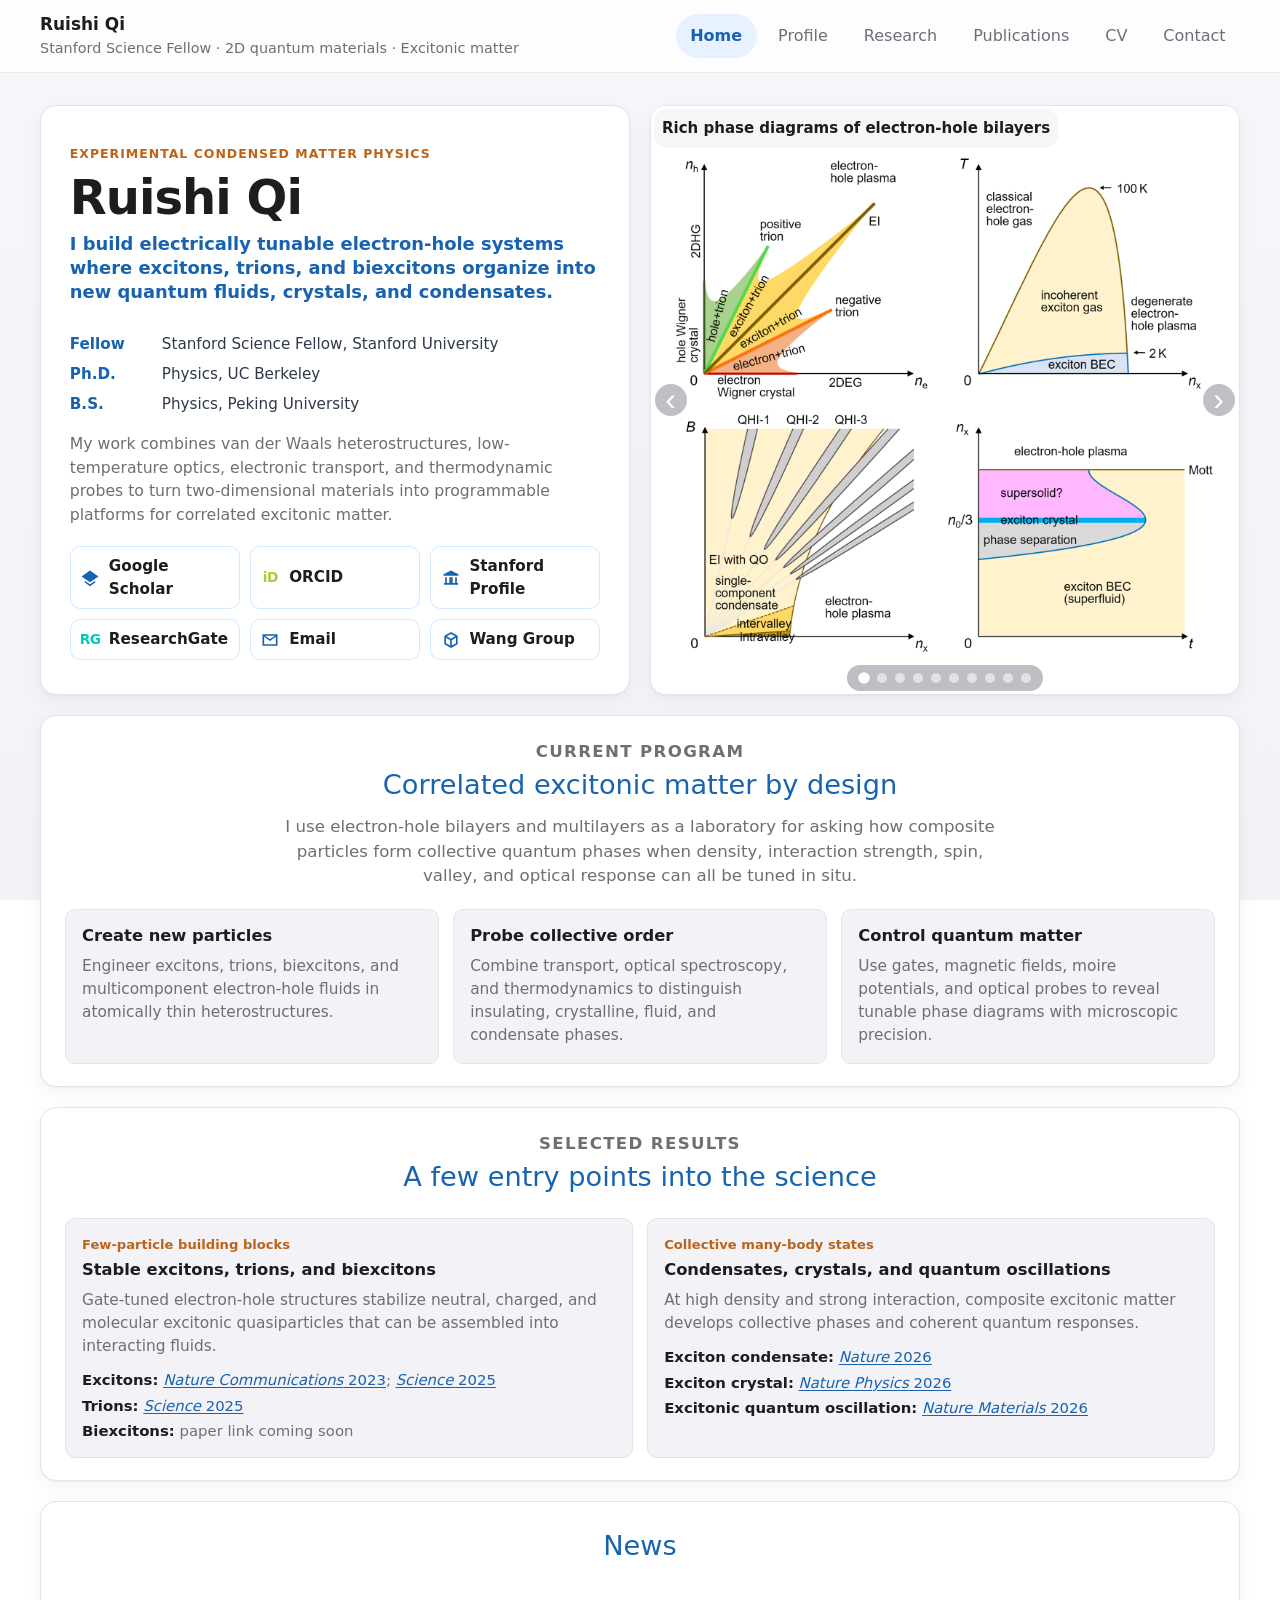
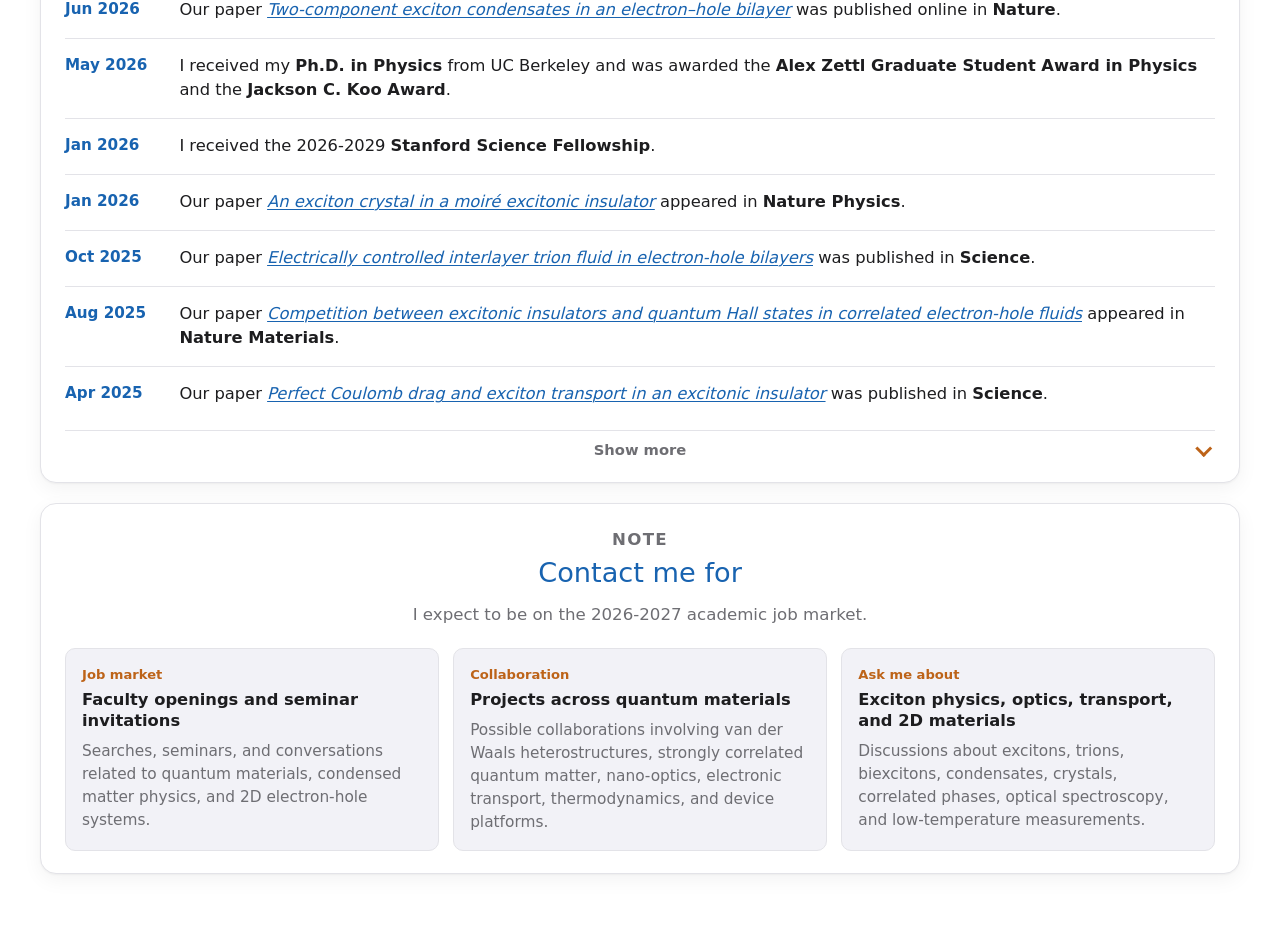
<file: index.html>
<!DOCTYPE html>
<html lang="en">
<head>
  <meta name="google-site-verification" content="E-wbC4l4Fm26j9HIg4xlPpg-3zAd63bc64rCMernNzY" />
  <meta charset="UTF-8" />
  <meta name="viewport" content="width=device-width, initial-scale=1.0" />
  <meta name="format-detection" content="telephone=no" />
  <title>Ruishi Qi | Excitonic Quantum Matter</title>
  <meta name="description" content="Ruishi Qi builds electrically tunable two-dimensional electron-hole systems to create and probe correlated excitonic quantum matter, including excitonic insulators, condensates, crystals, trions, and biexcitons." />
  <style>
    :root {
      --bg: #f2f2f7;
      --surface: #ffffff;
      --surface-soft: #f2f2f7;
      --surface-warm: #f2f2f7;
      --text: #1d1d1f;
      --muted: #6e6e73;
      --line: #e3e3e8;
      --accent: #1863b0;
      --accent-strong: #007aff;
      --accent-secondary: #bd6318;
      --accent-green: #34c759;
      --accent-soft: #e8f1ff;
      --shadow: 0 1px 2px rgba(0, 0, 0, 0.04), 0 6px 20px rgba(0, 0, 0, 0.05);
      --radius: 16px;
      --maxw: 1200px;
    }

    * { box-sizing: border-box; }
    html { scroll-behavior: smooth; }
    body {
      font-size: clamp(12px, 1.6vw, 16px);
      margin: 0;
      font-family: Inter, ui-sans-serif, system-ui, -apple-system, BlinkMacSystemFont, "Segoe UI", Roboto, Helvetica, Arial, sans-serif;
      color: var(--text);
      background: linear-gradient(180deg, #f7f7fb 0%, var(--bg) 100%);
      background-attachment: fixed;
      -webkit-font-smoothing: antialiased;
      line-height: 1.5;
    }

    /* a { color: var(--accent); text-decoration: none; }
    a:hover { text-decoration: underline; } */
    a {
      color: var(--accent);
      text-decoration: underline;
      text-decoration-thickness: 0.5px;
      text-underline-offset: 2px;
    }

    a[x-apple-data-detectors] {
      color: inherit !important;
      text-decoration: none !important;
      font: inherit !important;
      pointer-events: none;
    }
    .container { width: min(100% - 2rem, var(--maxw)); margin: 0 auto; }

    header {
      position: sticky; top: 0; z-index: 30;
      background: rgba(255,255,255,0.72);
      backdrop-filter: saturate(180%) blur(20px);
      -webkit-backdrop-filter: saturate(180%) blur(20px);
      border-bottom: 1px solid rgba(0,0,0,0.08);
    }

    .nav {
      min-height: 72px;
      display: flex; align-items: center; justify-content: space-between;
      gap: 1.2rem;
    }

    .brand { display: flex; flex-direction: column; color: var(--text); }
    .brand strong { font-size: 1.06rem; font-weight: 700; }
    .brand span { color: var(--muted); font-size: 0.9rem; }

    .tabs { display: flex; gap: 0.45rem; flex-wrap: wrap; }

    .tab-link {
      border: none; background: transparent; cursor: pointer;
      padding: 0.6rem 0.9rem; border-radius: 999px;
      color: var(--muted); font: inherit;
      text-decoration: none;
      transition: background 0.18s ease, color 0.18s ease;
    }

    .tab-link:hover {
      background: rgba(0, 122, 255, 0.08);
      color: var(--accent);
      text-decoration: none;
    }

    .tab-link.active {
      background: var(--accent-soft);
      color: var(--accent);
      font-weight: 600;
    }

    .panel { display: none; }
    .panel.active { display: block; }
    

    .pub-title {
      font-size: 1.22rem;
      font-weight: 550;
      line-height: 1.35;
      margin-bottom: 0.35rem;
    }

    .pub-authors {
      color: var(--muted);
      font-size: 0.97rem;
      line-height: 1.45;
      margin-bottom: 0.25rem;
    }

    .pub-authors sup,
    .publication-legend sup {
      color: var(--accent);
      font-size: 0.72em;
      font-weight: 700;
      line-height: 0;
      margin-left: 0.06rem;
    }

    .pub-journal {
      font-size: 1.0rem;
      font-weight: 450;
      line-height: 1.45;
    }

    .pub-note {
      color: var(--muted);
      font-weight: 450;
    }

    .pub-badges {
      display: flex;
      flex-wrap: wrap;
      gap: 0.45rem;
      margin-top: 0.55rem;
    }

    .pub-badge {
      display: inline-flex;
      align-items: center;
      gap: 0.35rem;
      padding: 0.2rem 0.48rem;
      border: 1px solid rgba(189, 99, 24, 0.26);
      border-radius: 999px;
      background: rgba(189, 99, 24, 0.09);
      color: #9c520f;
      font-size: 0.82rem;
      line-height: 1.2;
      font-weight: 550;
      text-decoration: none;
    }

    #panel-publications .pub-journal a.pub-badge {
      color: #9c520f;
      font-weight: 550;
    }

    .pub-badge:hover {
      color: #9c520f;
      background: rgba(189, 99, 24, 0.15);
      border-color: rgba(189, 99, 24, 0.26);
      text-decoration: none;
    }

    .pub-badge::before {
      content: "";
      width: 0.28rem;
      height: 0.28rem;
      border-radius: 50%;
      background: var(--accent-secondary);
      opacity: 0.55;
    }

    #panel-publications .news-list li {
      padding: 1.1rem 0 1.2rem;
    }

    #panel-publications .pub-journal a {
      color: var(--accent-secondary);
      font-weight: 500;
    }

    .publication-toolbar {
      display: flex;
      flex-wrap: wrap;
      justify-content: center;
      align-items: center;
      gap: 0.5rem;
      margin: 0.25rem 0 0.55rem;
    }

    .publication-toolbar-label {
      color: var(--muted);
      font-size: 0.9rem;
      margin-right: 0.15rem;
    }

    .sort-button {
      border: 1px solid var(--line);
      border-radius: 999px;
      background: var(--surface);
      color: var(--accent);
      cursor: pointer;
      font: inherit;
      font-size: 0.9rem;
      font-weight: 600;
      padding: 0.42rem 0.78rem;
    }

    .sort-button.active,
    .sort-button:hover {
      background: var(--accent-soft);
      border-color: rgba(0, 122, 255, 0.22);
      text-decoration: none;
    }

    .publication-legend {
      color: var(--muted);
      font-size: 0.9rem;
      margin: 0 0 0.55rem;
      text-align: center;
    }

    .publication-collapse {
      padding-top: 0.2rem;
    }

    .publication-collapse-toggle {
      position: relative;
      width: 100%;
      border: none;
      background: transparent;
      color: var(--accent);
      cursor: pointer;
      font: inherit;
      display: block;
      padding: 0 3rem;
      text-align: center;
    }

    .publication-collapse-toggle h2 {
      margin: 0;
    }

    .publication-collapse-toggle h3 {
      margin: 0;
      color: var(--accent);
      font-size: 1.05rem;
      font-weight: 600;
    }

    .news-collapse {
      display: flex;
      flex-direction: column;
      margin-top: 0.55rem;
      padding-top: 0.45rem;
      border-top: 1px solid var(--line);
    }

    .news-collapse.expanded {
      margin-top: 0;
      padding-top: 0;
      border-top: none;
    }

    .news-collapse .publication-collapse-toggle {
      order: 1;
      padding: 0 2.25rem;
    }

    .news-collapse.expanded .publication-collapse-toggle {
      order: 2;
      margin-top: 0.45rem;
    }

    .news-collapse .publication-collapse-toggle h3 {
      font-size: 0.92rem;
      color: var(--muted);
    }

    .news-collapse .collapse-icon {
      right: 0.35rem;
      width: 0.72rem;
      height: 0.72rem;
      border-right-width: 3px;
      border-bottom-width: 3px;
    }

    .news-collapse .collaborative-publication-list {
      order: 1;
    }

    .news-collapse .news-list li:first-child {
      border-top: 1px solid var(--line);
    }

    .collapse-icon {
      position: absolute;
      right: 0.6rem;
      top: 50%;
      width: 1.05rem;
      height: 1.05rem;
      border-right: 4px solid var(--accent-secondary);
      border-bottom: 4px solid var(--accent-secondary);
      transform: translateY(-65%) rotate(45deg);
      transition: transform 0.2s ease;
    }

    .publication-collapse.expanded .collapse-icon {
      transform: translateY(-35%) rotate(225deg);
    }

    .collaborative-publication-list {
      display: none;
      margin-top: 1rem;
    }

    .publication-collapse.expanded .collaborative-publication-list {
      display: block;
    }

    .publication-profile-links {
      grid-template-columns: repeat(2, minmax(0, 15rem));
      justify-content: center;
      max-width: none;
      margin: 0 auto 1rem;
    }
    
    main { padding: 2rem 0 2.5rem; }

    h1 {
      font-size: clamp(2.0rem, 4.0vw, 3.0rem);
      line-height: 1.05;
      margin: 0 0 0.9rem;
      letter-spacing: -0.02em;
      font-weight: 600;
    }

    h2 {
      margin: 0 0 1rem;
      font-size: 1.7rem;
      color: var(--accent);
      font-weight: 500;
      text-align: center;
    }

    h3 {
      margin: 0 0 0.8rem;
      font-size: 1.1rem;
    }

    .hero-card, .section-card {
      background: var(--surface);
      border: 1px solid var(--line);
      border-radius: var(--radius);
      box-shadow: var(--shadow);
    }

    .hero-card {
      padding: 1.8rem 1.8rem 1.5rem;
      margin-bottom: 1.25rem;
    }

    .section-card {
      padding: 1.5rem 1.5rem 1.35rem;
      margin-bottom: 1.25rem;
    }

    .lead {
      font-size: 1.08rem;
      color: var(--muted);
      margin: 0;
      max-width: 54rem;
    }

    .research-overview .lead {
      max-width: none;
    }

    .note-text {
      max-width: none;
    }

    .about-text p {
      margin: 0 0 1rem;
    }

    .button-row, .link-row {
      display: flex;
      flex-wrap: wrap;
      gap: 0.75rem;
      align-items: center;
    }

    .button {
      padding: 0.68rem 1rem;
      border-radius: 999px;
      background: var(--accent-strong);
      color: white;
      border: none;
      cursor: pointer;
      display: inline-flex;
      align-items: center;
      font-weight: 600;
      text-decoration: none;
      transition: background 0.18s ease, transform 0.1s ease, box-shadow 0.18s ease;
    }

    .button:hover { text-decoration: none; background: #0071eb; box-shadow: 0 4px 14px rgba(0, 122, 255, 0.28); }
    .button:active { transform: scale(0.97); }

    .button.secondary {
      background: rgba(0, 122, 255, 0.08);
      color: var(--accent);
      border: none;
    }

    .button.secondary:hover {
      background: rgba(0, 122, 255, 0.14);
      box-shadow: none;
    }

    .news-list {
      list-style: none;
      padding: 0;
      margin: 0;
    }

    .news-list li {
      padding: 0.95rem 0;
      border-top: 1px solid var(--line);
      font-size: 1.02rem;
    }

    .news-list li:first-child { border-top: none; }

    .news-date {
      white-space: nowrap;
      color: var(--accent);
      font-weight: 600;
      font-size: 0.95rem;
      line-height: 1.55;
    }

    .news-divider {
      color: var(--muted);
      padding: 0 0.35rem;
    }

    .news-timeline li {
      display: grid;
      grid-template-columns: 6.2rem minmax(0, 1fr);
      gap: 0.95rem;
    }

    .news-timeline .news-divider {
      display: none;
    }

    @media (max-width: 620px) {
      .news-timeline li {
        grid-template-columns: 1fr;
        gap: 0.25rem;
      }
    }

    .pub-list li { margin-bottom: 1rem; }


    .hero-row {
      display: grid;
      grid-template-columns: 1fr 1fr;
      gap: 1.25rem;
      margin-bottom: 1.25rem;
      align-items: stretch;
    }

    .hero-left,
    .hero-right {
      display: flex;
      min-width: 0;
    }

    .hero-left .hero-card,
    .hero-right .carousel {
      width: 100%;
    }

    .hero-left .hero-card {
      height: 100%;
      display: flex;
      flex-direction: column;
      justify-content: center;
      margin-bottom: 0;
    }

    .hero-left h1 {
      font-size: clamp(2.0rem, 4.0vw, 3.0rem);
      line-height: 1.0;
      margin-bottom: 0.7rem;
    }

    .hero-left .lead {
      max-width: none;
      font-size: 1.02rem;
    }

    .hero-tagline {
      color: var(--accent);
      font-size: 1.12rem;
      line-height: 1.35;
      font-weight: 600;
      margin: 0 0 0.9rem;
    }

    .hero-summary {
      color: var(--muted);
      margin: 1rem 0 0;
      font-size: 0.98rem;
    }

    .affiliation-list {
      list-style: none;
      padding: 0;
      margin: 0.9rem 0 0;
      display: grid;
      gap: 0.45rem;
      color: #2f394a;
      font-size: 0.95rem;
    }

    .affiliation-list li {
      display: flex;
      gap: 0.55rem;
      align-items: baseline;
    }

    .affiliation-role {
      color: var(--accent);
      min-width: 5.2rem;
      font-weight: 600;
    }

    .profile-links {
      display: grid;
      grid-template-columns: repeat(3, minmax(0, 1fr));
      gap: 0.65rem;
      margin-top: 1.25rem;
    }

    .profile-link {
      display: flex;
      align-items: center;
      gap: 0.55rem;
      min-width: 0;
      padding: 0.48rem 0.58rem;
      border: 1px solid rgba(0, 122, 255, 0.16);
      border-radius: 10px;
      color: var(--text);
      background: rgba(255, 255, 255, 0.68);
      text-decoration: none;
      font-size: 0.95rem;
      font-weight: 550;
      transition: background 0.18s ease, border-color 0.18s ease;
    }

    .profile-link:hover {
      border-color: rgba(0, 122, 255, 0.4);
      background: rgba(0, 122, 255, 0.07);
      text-decoration: none;
    }

    .profile-icon {
      width: 1.25rem;
      height: 1.25rem;
      flex: 0 0 auto;
      display: inline-flex;
      align-items: center;
      justify-content: center;
      color: var(--accent);
    }

    .profile-icon svg {
      width: 1.25rem;
      height: 1.25rem;
      display: block;
      fill: currentColor;
    }

    .profile-icon.orcid {
      color: #a6ce39;
      font-weight: 800;
      font-size: 0.86rem;
      letter-spacing: -0.04em;
    }

    .profile-icon.researchgate {
      color: #00ccbb;
      font-weight: 800;
      font-size: 0.86rem;
      letter-spacing: -0.04em;
    }

    .hero-kicker {
      color: var(--accent-secondary);
      font-size: 0.78rem;
      font-weight: 750;
      letter-spacing: 0.08em;
      margin: 0 0 0.55rem;
      text-transform: uppercase;
    }

    .homepage-section-header {
      margin: 0 auto 1.25rem;
      max-width: 46rem;
      text-align: center;
    }

    .section-eyebrow {
      color: var(--accent-secondary);
      font-size: 0.78rem;
      font-weight: 750;
      letter-spacing: 0.08em;
      margin: 0 0 0.35rem;
      text-transform: uppercase;
    }

    .homepage-section-header h2 {
      margin-bottom: 0.55rem;
    }

    .homepage-section-header p {
      color: var(--muted);
      font-size: 1.04rem;
      margin: 0;
    }

    .program-grid {
      display: grid;
      gap: 0.9rem;
      grid-template-columns: repeat(3, minmax(0, 1fr));
    }

    .program-card {
      background: var(--surface-soft);
      border: 1px solid var(--line);
      border-radius: 10px;
      padding: 1rem;
    }

    .program-card h3,
    .highlight-card h3 {
      color: var(--text);
      font-size: 1.02rem;
      line-height: 1.28;
      margin: 0 0 0.5rem;
    }

    .program-card p,
    .highlight-card p {
      color: var(--muted);
      font-size: 0.96rem;
      margin: 0;
    }

    .highlight-grid {
      display: grid;
      gap: 0.9rem;
      grid-template-columns: repeat(2, minmax(0, 1fr));
    }

    .contact-grid {
      grid-template-columns: repeat(3, minmax(0, 1fr));
    }

    .highlight-card {
      background: var(--surface-soft);
      border: 1px solid var(--line);
      border-radius: 10px;
      min-height: 0;
      padding: 1rem;
    }

    .highlight-meta {
      color: var(--accent-secondary);
      font-size: 0.82rem;
      font-weight: 700;
      margin-bottom: 0.35rem;
    }

    .mini-result-list {
      display: grid;
      gap: 0.35rem;
      list-style: none;
      margin: 0.75rem 0 0;
      padding: 0;
    }

    .mini-result-list li {
      color: var(--muted);
      font-size: 0.93rem;
      line-height: 1.35;
    }

    .mini-result-list strong {
      color: var(--text);
      font-weight: 650;
    }

    @media (max-width: 900px) {
      .program-grid,
      .highlight-grid,
      .contact-grid {
        grid-template-columns: 1fr;
      }
    }

    @media (max-width: 520px) {
      .profile-links {
        grid-template-columns: 1fr;
      }
    }

    @media (min-width: 521px) and (max-width: 940px) {
      .profile-links {
        grid-template-columns: repeat(2, minmax(0, 1fr));
      }
    }

    .carousel {
      position: relative;
      width: 100%;
      aspect-ratio: 1 / 1;
      overflow: hidden;
      border-radius: var(--radius);
      background: #ffffff;
      box-shadow: var(--shadow);
      border: 1px solid var(--line);
    }

    .slide {
      position: absolute;
      inset: 0;
      opacity: 0;
      transition: opacity 0.6s ease-in-out;
      pointer-events: none;
    }

    .slide.active {
      opacity: 1;
      pointer-events: auto;
    }

    .slide img {
      width: 100%;
      height: 100%;
      object-fit: contain;
      display: block;
      background: #fff;
    }

    .slide.photo-slide img {
      object-fit: cover;
      object-position: center 45%;
      background: #111;
    }

    .arrow {
      position: absolute;
      top: 50%;
      transform: translateY(-50%);
      width: 32px;
      height: 32px;
      border: none;
      border-radius: 999px;
      background: rgba(20, 28, 45, 0.28);
      backdrop-filter: blur(4px);
      color: #fff;
      font-size: 32px;
      line-height: 1;
      cursor: pointer;
      z-index: 5;
      display: flex;
      align-items: center;
      justify-content: center;
      transition: background 0.2s ease, transform 0.2s ease;
      padding-bottom: 4px
    }

    .arrow:hover {
      background: rgba(20, 28, 45, 0.65);
    }

    .arrow:active {
      transform: translateY(-50%) scale(0.96);
    }

    .arrow.left {
      left: 4px;
    }

    .arrow.right {
      right: 4px;
    }

    .dots {
      position: absolute;
      left: 50%;
      bottom: 3px;
      transform: translateX(-50%);
      display: flex;
      gap: 8px;
      z-index: 5;
      padding: 8px 12px;
      border-radius: 999px;
      background: rgba(20, 28, 45, 0.28);
      backdrop-filter: blur(5px);
    }

    .dot {
      width: 10px;
      height: 10px;
      border: none;
      border-radius: 50%;
      background: rgba(255, 255, 255, 0.55);
      cursor: pointer;
      padding: 0;
      transition: transform 0.2s ease, background 0.2s ease;
    }

    .dot.active {
      background: #ffffff;
      transform: scale(1.15);
    }

    .caption {
      position: absolute;
      left: 3px;
      top: 3px;
      /* transform: translateX(-50%); */
      z-index: 5;
      background: rgba(245, 245, 247, 0.82);
      backdrop-filter: saturate(180%) blur(8px);
      -webkit-backdrop-filter: saturate(180%) blur(8px);
      color: var(--text);
      padding: 8px 8px;
      border-radius: calc(var(--radius) - 3px);
      font-size: 15px;
      font-weight: 550;
      max-width: 500px;
      /* box-shadow: 0 4px 16px rgba(20, 28, 45, 0.12); */
    }



    @media (max-width: 820px) {
      .hero-row {
        grid-template-columns: 1fr;
      }

      .hero-left .hero-card {
        margin-bottom: 0;
      }
    }

    @media (max-width: 820px) {
      .nav {
        align-items: flex-start;
        flex-direction: column;
        padding: 0.0rem 0;
        min-height: auto;
        gap: 0.4rem;
      }
      .brand span {
        display: none;
      }
      .tabs {
        width: 100%;
        flex-wrap: nowrap;
        gap: 0.25rem;
        overflow-x: auto;
        padding-bottom: 0.15rem;
        scrollbar-width: none;
      }
      .tabs::-webkit-scrollbar {
        display: none;
      }
      .tab-link {
        flex: 0 0 auto;
        padding: 0.42rem 0.62rem;
        line-height: 1.2;
        text-decoration: none;
        white-space: nowrap;
      }
    }

    .research-item {
      display: grid;
      grid-template-columns: 35fr 65fr;
      gap: 2rem;
      /* margin-bottom: 1em;
      margin-top: 1em; */
      border-top: 1px solid var(--line);
      align-items: center;
    }
    .research-item:first-child { border-top: none; }
    .research-item h3 {
      margin-top: 1.05rem;
      margin-bottom: 1.05rem;
    }
    .research-links {
      display: grid;
      gap: 0.28rem;
      margin: 0.95rem 0 0;
    }

    .research-detail-link {
      display: inline-flex;
      margin-top: 0.9rem;
      color: var(--accent);
      font-size: 0.95rem;
      font-weight: 650;
      text-decoration: none;
    }

    .research-detail-link:hover {
      color: var(--accent-secondary);
      text-decoration: underline;
      text-underline-offset: 0.18em;
    }
    @media (max-width: 620px) {
      .research-item {
        grid-template-columns: 1fr;
      }
    }
  </style>
</head>
<body>

<header>
  <div class="container nav">
    <div class="brand">
      <strong>Ruishi Qi</strong>
      <span>Stanford Science Fellow  ·  2D quantum materials  ·  Excitonic matter</span>
    </div>

    <nav class="tabs">
      <a class="tab-link active" href="#home" data-tab="home">Home</a>
      <a class="tab-link" href="#profile" data-tab="profile">Profile</a>
      <a class="tab-link" href="#research" data-tab="research">Research</a>
      <a class="tab-link" href="#publications" data-tab="publications">Publications</a>
      <a class="tab-link" href="cv/CV-RuishiQi.pdf" target="_blank">CV</a>
      <a class="tab-link" href="#contact" data-tab="contact">Contact</a>
    </nav>
  </div>
</header>

<main class="container">

<section class="panel active" id="panel-home">

  
  <div class="hero-row">
    <div class="hero-left">
      <div class="hero-card">
        <p class="hero-kicker">Experimental condensed matter physics</p>
        <h1>Ruishi Qi</h1>
        <p class="hero-tagline">I build electrically tunable electron-hole systems where excitons, trions, and biexcitons organize into new quantum fluids, crystals, and condensates.</p>
        <ul class="affiliation-list">
          <li><span class="affiliation-role">Fellow</span><span>Stanford Science Fellow, Stanford University</span></li>
          <li><span class="affiliation-role">Ph.D.</span><span>Physics, UC Berkeley</span></li>
          <li><span class="affiliation-role">B.S.</span><span>Physics, Peking University</span></li>
        </ul>
        <p class="hero-summary">My work combines van der Waals heterostructures, low-temperature optics, electronic transport, and thermodynamic probes to turn two-dimensional materials into programmable platforms for correlated excitonic matter.</p>
        <div class="profile-links">
          <a class="profile-link" href="https://scholar.google.com/citations?user=NA7sfwsAAAAJ&hl=en" target="_blank" rel="noopener noreferrer">
            <span class="profile-icon" aria-hidden="true">
              <svg viewBox="0 0 24 24"><path d="M12 3 1.8 10.1 12 17.2l10.2-7.1L12 3Zm0 16.5-6.2-4.3v2.3L12 21.8l6.2-4.3v-2.3L12 19.5Z"/></svg>
            </span>
            <span>Google Scholar</span>
          </a>
          <a class="profile-link" href="https://orcid.org/0009-0000-1305-1104" target="_blank" rel="noopener noreferrer">
            <span class="profile-icon orcid" aria-hidden="true">iD</span>
            <span>ORCID</span>
          </a>
          <a class="profile-link" href="https://stanfordsciencefellows.stanford.edu/people/ruishi-qi" target="_blank" rel="noopener noreferrer">
            <span class="profile-icon" aria-hidden="true">
              <svg viewBox="0 0 24 24"><path d="M12 3 3 7.5v1.8h18V7.5L12 3ZM5 11v7H3.5v2h17v-2H19v-7h-2v7h-3v-7h-4v7H7v-7H5Z"/></svg>
            </span>
            <span>Stanford Profile</span>
          </a>
          <a class="profile-link" href="https://www.researchgate.net/profile/Ruishi-Qi?ev=hdr_xprf" target="_blank" rel="noopener noreferrer">
            <span class="profile-icon researchgate" aria-hidden="true">RG</span>
            <span>ResearchGate</span>
          </a>
          <a class="profile-link" href="mailto:ruishiqi@berkeley.edu">
            <span class="profile-icon" aria-hidden="true">
              <svg viewBox="0 0 24 24"><path d="M3 5h18v14H3V5Zm9 8.2L5 8.1V17h14V8.1l-7 5.1Zm0-2.4L18.2 7H5.8L12 10.8Z"/></svg>
            </span>
            <span>Email</span>
          </a>
          <a class="profile-link" href="https://physics.berkeley.edu/research-faculty/ultrafast-nano-optics-group" target="_blank" rel="noopener noreferrer">
            <span class="profile-icon" aria-hidden="true">
              <svg viewBox="0 0 24 24"><path d="M12 2.5 4 7v10l8 4.5 8-4.5V7l-8-4.5Zm0 2.3 5 2.8-5 2.9-5-2.9 5-2.8Zm-6 4.5 5 2.9v6.4l-5-2.8V9.3Zm7 9.3v-6.4l5-2.9v6.5l-5 2.8Z"/></svg>
            </span>
            <span>Wang Group</span>
          </a>
        </div>
      </div>
    </div>

    <div class="hero-right">
      <div class="carousel" id="carousel">
        <div class="slide active">
          <img src="images/phasediag.png" alt="Rich phase diagrams of electron-hole bilayers" />
        </div>
        <div class="slide">
          <img src="images/ehb.png" alt="Correlated electron-hole fluids" />
        </div>
        <div class="slide">
          <img src="images/devices.png" alt="van der Waals electron-hole bilayer devices" />
        </div>
        <div class="slide">
          <img src="images/eiqo.png" alt="Excitonic quantum oscillations" />
        </div>
        <div class="slide">
          <img src="images/moke.png" alt="Optical imaging of magnetic domains" />
        </div>
        <div class="slide">
          <img src="images/fan.png" alt="Landau fan diagram in monolayer WSe2" />
        </div>
        <div class="slide">
          <img src="images/laser.png" alt="Laser directly visible during a wildfire in California" />
        </div>
        <div class="slide">
          <img src="images/dr.png" alt="Inside a dilution refrigerator" />
        </div>
        <div class="slide">
          <img src="images/opticool.png" alt="Device loaded in an optical cryostat" />
        </div>
        <div class="slide photo-slide">
          <img src="images/PhDceremony.jpg" alt="Ph.D. graduation and awards ceremony at UC Berkeley" />
        </div>
        <div class="caption" id="caption">Rich phase diagrams of electron-hole bilayers</div>

        <button class="arrow left" id="prevBtn" aria-label="Previous image">&#8249;</button>
        <button class="arrow right" id="nextBtn" aria-label="Next image">&#8250;</button>

        <div class="dots" id="dots"></div>
      </div>
    </div>
  </div>

  <div class="section-card">
    <div class="homepage-section-header">
      <p class="section-eyebrow">Current program</p>
      <h2>Correlated excitonic matter by design</h2>
      <p>I use electron-hole bilayers and multilayers as a laboratory for asking how composite particles form collective quantum phases when density, interaction strength, spin, valley, and optical response can all be tuned in situ.</p>
    </div>
    <div class="program-grid">
      <div class="program-card">
        <h3>Create new particles</h3>
        <p>Engineer excitons, trions, biexcitons, and multicomponent electron-hole fluids in atomically thin heterostructures.</p>
      </div>
      <div class="program-card">
        <h3>Probe collective order</h3>
        <p>Combine transport, optical spectroscopy, and thermodynamics to distinguish insulating, crystalline, fluid, and condensate phases.</p>
      </div>
      <div class="program-card">
        <h3>Control quantum matter</h3>
        <p>Use gates, magnetic fields, moire potentials, and optical probes to reveal tunable phase diagrams with microscopic precision.</p>
      </div>
    </div>
  </div>

  <div class="section-card">
    <div class="homepage-section-header">
      <p class="section-eyebrow">Selected results</p>
      <h2>A few entry points into the science</h2>
    </div>
    <div class="highlight-grid">
      <div class="highlight-card">
        <div class="highlight-meta">Few-particle building blocks</div>
        <h3>Stable excitons, trions, and biexcitons</h3>
        <p>Gate-tuned electron-hole structures stabilize neutral, charged, and molecular excitonic quasiparticles that can be assembled into interacting fluids.</p>
        <ul class="mini-result-list">
          <li><strong>Excitons:</strong> <a href="https://doi.org/10.1038/s41467-023-43799-7" target="_blank"><em>Nature Communications</em> 2023</a>; <a href="https://doi.org/10.1126/science.adl1839" target="_blank"><em>Science</em> 2025</a></li>
          <li><strong>Trions:</strong> <a href="https://www.science.org/doi/10.1126/science.adn4584" target="_blank"><em>Science</em> 2025</a></li>
          <li><strong>Biexcitons:</strong> paper link coming soon</li>
        </ul>
      </div>
      <div class="highlight-card">
        <div class="highlight-meta">Collective many-body states</div>
        <h3>Condensates, crystals, and quantum oscillations</h3>
        <p>At high density and strong interaction, composite excitonic matter develops collective phases and coherent quantum responses.</p>
        <ul class="mini-result-list">
          <li><strong>Exciton condensate:</strong> <a href="https://www.nature.com/articles/s41586-026-10636-y" target="_blank"><em>Nature</em> 2026</a></li>
          <li><strong>Exciton crystal:</strong> <a href="https://www.nature.com/articles/s41567-026-03184-9" target="_blank"><em>Nature Physics</em> 2026</a></li>
          <li><strong>Excitonic quantum oscillation:</strong> <a href="https://doi.org/10.1038/s41563-025-02316-5" target="_blank"><em>Nature Materials</em> 2026</a></li>
        </ul>
      </div>
    </div>
  </div>

  <!-- <div class="section-card">
    <h2>About</h2>
    <div class="about-text">
      <p>I am a Ph.D. candidate in Physics at the University of California, Berkeley. I work in Prof. Feng Wang's group, where my Ph.D. research focuses on strongly interacting electron-hole systems in two-dimensional van der Waals heterostructures. I combine high-quality device fabrication with low-temperature optical and electrical measurements to study interaction-driven phases in reduced dimensions. My current research interests center on excitonic and correlated electronic phases, including excitonic insulators, biexciton and trion fluids, and related many-body states arising from strong Coulomb interactions in 2D systems.</p>
      <p>I am a Stanford Science Fellow working with Prof. Tony Heinz.</p>
    </div>
  </div> -->

  <div class="section-card">
    <h2>News</h2>
    <ul class="news-list news-timeline">
      <li><span class="news-date">Jun 2026</span><span class="news-divider">|</span><span class="news-content">Our paper <a href="https://www.nature.com/articles/s41586-026-10636-y" target="_blank"><em>Two-component exciton condensates in an electron–hole bilayer</em></a> was published online in <strong>Nature</strong>.</span></li>
      <li><span class="news-date">May 2026</span><span class="news-divider">|</span><span class="news-content">I received my <strong>Ph.D. in Physics</strong> from UC Berkeley and was awarded the <strong>Alex Zettl Graduate Student Award in Physics</strong> and the <strong>Jackson C. Koo Award</strong>.</span></li>
      <li><span class="news-date">Jan 2026</span><span class="news-divider">|</span><span class="news-content">I received the 2026-2029 <strong>Stanford Science Fellowship</strong>.</span></li>
      <li><span class="news-date">Jan 2026</span><span class="news-divider">|</span><span class="news-content">Our paper <a href="https://www.nature.com/articles/s41567-026-03184-9" target="_blank"><em>An exciton crystal in a moiré excitonic insulator</em></a> appeared in <strong>Nature Physics</strong>.</span></li>
      <li><span class="news-date">Oct 2025</span><span class="news-divider">|</span><span class="news-content">Our paper <a href="https://www.science.org/doi/10.1126/science.adn4584" target="_blank"><em>Electrically controlled interlayer trion fluid in electron-hole bilayers</em></a> was published in <strong>Science</strong>.</span></li>
      <li><span class="news-date">Aug 2025</span><span class="news-divider">|</span><span class="news-content">Our paper <a href="https://doi.org/10.1038/s41563-025-02316-5" target="_blank"><em>Competition between excitonic insulators and quantum Hall states in correlated electron-hole fluids</em></a> appeared in <strong>Nature Materials</strong>.</span></li>
      <li><span class="news-date">Apr 2025</span><span class="news-divider">|</span><span class="news-content">Our paper <a href="https://doi.org/10.1126/science.adl1839" target="_blank"><em>Perfect Coulomb drag and exciton transport in an excitonic insulator</em></a> was published in <strong>Science</strong>.</span></li>
    </ul>
    <div class="publication-collapse news-collapse" id="olderNews">
      <button class="publication-collapse-toggle" type="button" aria-expanded="false" aria-controls="olderNewsList">
        <h3>Show more</h3>
        <span class="collapse-icon" aria-hidden="true"></span>
      </button>
      <ul class="news-list news-timeline collaborative-publication-list" id="olderNewsList">
        <li><span class="news-date">Dec 2023</span><span class="news-divider">|</span><span class="news-content">Our paper <a href="https://doi.org/10.1038/s41467-023-43799-7" target="_blank"><em>Thermodynamic behavior of correlated electron-hole fluids in van der Waals heterostructures</em></a> appeared in <strong>Nature Communications</strong>.</span></li>
        <li><span class="news-date">Nov 2021</span><span class="news-divider">|</span><span class="news-content">Our paper <a href="https://doi.org/10.1038/s41586-021-03971-9" target="_blank"><em>Measuring phonon dispersion at an interface</em></a> appeared in <strong>Nature</strong>.</span></li>
        <li><span class="news-date">Feb 2021</span><span class="news-divider">|</span><span class="news-content">Our paper <a href="https://doi.org/10.1038/s41467-021-21452-5" target="_blank"><em>Four-dimensional vibrational spectroscopy for nanoscale mapping of phonon dispersion in BN nanotubes</em></a> appeared in <strong>Nature Communications</strong>.</span></li>
        <li><span class="news-date">Jul 2020</span><span class="news-divider">|</span><span class="news-content">I received my B.S. degree from Peking University with the highest graduation honors, and began my Ph.D. at <strong>UC Berkeley</strong>.</span></li>
        <li><span class="news-date">Jul 2019</span><span class="news-divider">|</span><span class="news-content">Our paper <a href="https://doi.org/10.1021/acs.nanolett.9b01350" target="_blank"><em>Probing Far-Infrared Surface Phonon Polaritons in Semiconductor Nanostructures at Nanoscale</em></a> appeared in <strong>Nano Letters</strong>.</span></li>
      </ul>
    </div>
  </div>

  <div class="section-card">
    <div class="homepage-section-header">
      <p class="section-eyebrow">Note</p>
      <h2>Contact me for</h2>
      <p>I expect to be on the 2026-2027 academic job market.</p>
    </div>
    <div class="highlight-grid contact-grid">
      <div class="highlight-card">
        <div class="highlight-meta">Job market</div>
        <h3>Faculty openings and seminar invitations</h3>
        <p>Searches, seminars, and conversations related to quantum materials, condensed matter physics, and 2D electron-hole systems.</p>
      </div>
      <div class="highlight-card">
        <div class="highlight-meta">Collaboration</div>
        <h3>Projects across quantum materials</h3>
        <p>Possible collaborations involving van der Waals heterostructures, strongly correlated quantum matter, nano-optics, electronic transport, thermodynamics, and device platforms.</p>
      </div>
      <div class="highlight-card">
        <div class="highlight-meta">Ask me about</div>
        <h3>Exciton physics, optics, transport, and 2D materials</h3>
        <p>Discussions about excitons, trions, biexcitons, condensates, crystals, correlated phases, optical spectroscopy, and low-temperature measurements.</p>
      </div>
    </div>
  </div>
</section>

<section class="panel" id="panel-profile">

  <div class="section-card">
    <h2>Appointments</h2>
    <ul class="news-list">
      <li><strong>Stanford Science Fellow</strong> Stanford University (2026-)</li>
    </ul>
  </div>

  <div class="section-card">
    <h2>Education</h2>
    <ul class="news-list">
      <li><strong>Ph.D. in Physics</strong> University of California, Berkeley (2026)</li>
      <li><strong>M.A. in Physics</strong> University of California, Berkeley (2022)</li>
      <li><strong>B.S. in Physics</strong> Peking University (2020)</li>
    </ul>
  </div>

  <div class="section-card">
    <h2>Experience</h2>
    <ul class="news-list">
      <li><strong>Graduate Student Researcher</strong> Ultrafast nano-optics group at UC Berkeley (PI: Prof. Feng Wang)  (2021-2026)</li>
      <li><strong>Graduate Student Instructor</strong> Department of Physics, UC Berkeley (2020-2021)</li>
      <li><strong>Undergraduate Research Assistant </strong> Electron microscopy laboratory at Peking University  (PI: Prof. Peng Gao)  (2018-2021)</li>
    </ul>
  </div>

  <div class="section-card">
    <h2>Awards and Honors</h2>
    <ul class="news-list">
      <li>Stanford Science Fellow (2026)</li>
      <li>Alex Zettl Graduate Student Award in Physics, UC Berkeley (2026)</li>
      <li>Jackson C. Koo Award, UC Berkeley (2026)</li>
      <li>Kavli ENSI Graduate Student Fellow (2023)</li>
      <li>Weiming Scholar, Peking University (2020)</li>
    </ul>
    <div class="publication-collapse news-collapse" id="earlierHonors">
      <button class="publication-collapse-toggle" type="button" aria-expanded="false" aria-controls="earlierHonorsList" data-collapsed-label="Show earlier honors" data-expanded-label="Show fewer honors">
        <h3>Show earlier honors</h3>
        <span class="collapse-icon" aria-hidden="true"></span>
      </button>
      <ul class="news-list collaborative-publication-list" id="earlierHonorsList">
      <li>Outstanding Graduate of Beijing (2020)</li>
      <li>Outstanding Graduate in Peking University (2020)</li>
      <li>Outstanding Undergraduate Research Project, Peking University (2020)</li>
      <li>Beijing Merit Student (2020)</li>
      <li>National Scholarship (China) (2018, 2019)</li>
      <li>Merit Student Pacesetter, Peking University (2018, 2019)</li>
      <li>Southwest Associated University Grand Scholarship (2019)</li>
      <li>PKU Scholarship in Physics (2019)</li>
      <li>First prize, XingCheng seminar for undergraduates (2019)</li>
      <li>May 4th Scholarship, Peking University (2017)</li>
      <li>Merit Student, Peking University (2017)</li>
      <li>Gold medal, Chinese Physics Olympiad (CPhO) (2015)</li>
      </ul>
    </div>
  </div>

</section>


<section class="panel" id="panel-research">
  <div class="section-card research-overview">
    <h2>Research</h2>
    <p class="lead" style="text-align:left;">
      My research focuses on interacting electron-hole systems in two-dimensional van der Waals heterostructures, with emphasis on excitons, trions, biexcitons, and their many-body collective quantum phases such as superfluids and crystals.
    </p>
    <p class="lead" style="text-align:left; margin-top:1rem;">
      I aim to establish electrically tunable electron-hole systems as a versatile platform for discovering and controlling strongly correlated quantum matter. By combining van der Waals heterostructures with low-temperature optical and transport probes, my work seeks to reveal how composite particles such as excitons, trions, and biexcitons organize into collective phases.
    </p>
    <p class="lead" style="text-align:left; margin-top:1rem;">
      Looking ahead, I am interested in using this platform to explore equilibrium condensates, crystalline states, multicomponent quantum fluids, and new regimes where strong Coulomb interactions, dimensionality, topology, and optical control meet. A central goal is to build experimental systems where correlated bosonic and fermionic matter can be created, measured, and tuned with microscopic precision.
    </p>
    <!-- <p><strong>Keywords:</strong> Strongly correlated quantum matter, Two-dimensional materials, Excitonic insulators and condensates, Low-temperature optics and transport</p> -->
      <div>
        <img src="images/intro.png" alt="Electron-hole fluids" style="width:100%; display:block; margin:0 auto; border-radius:6px; " />
      </div>
  </div>

  <div class="section-card">
    <h2>Featured Results</h2>

    <div style="display:flex; flex-direction:column; gap:2rem;">

      <div class="research-item">
        <div>
          <img src="images/ei.png" alt="Correlated excitonic insulator" style="width:90%; display:block; margin:0 auto; border-radius:6px; " />
        </div>
        <div>
          <h3>Dipolar excitonic insulator in electron-hole bilayers</h3>
          <p class="lead" style="text-align:left;">
            Establishment of equilibrium excitonic insulating phases through thermodynamic measurements and perfect Coulomb drag, demonstrating strongly correlated electron-hole pairing.
          </p>
          <div class="research-links">
            <div><a href="https://www.science.org/doi/10.1126/science.adl1839" target="_blank">Perfect Coulomb drag and exciton transport</a> <span class="pub-note">(<em>Science</em>, 2025)</span></div>
            <div><a href="https://www.nature.com/articles/s41563-025-02316-5" target="_blank">Excitonic quantum oscillations</a> <span class="pub-note">(<em>Nature Materials</em>, 2026)</span></div>
            <div><a href="https://www.nature.com/articles/s41467-023-43799-7" target="_blank">Thermodynamics of correlated electron-hole fluids</a> <span class="pub-note">(<em>Nature Communications</em>, 2023)</span></div>
          </div>
        </div>
      </div>

      <div class="research-item">
        <div>
          <img src="images/trion.png" alt="Interlayer trions and trilayer biexcitons" style="width:90%; display:block; margin:0 auto; border-radius:6px; " />
        </div>
        <div>
          <h3>Equilibrium fluids of excitonic ions and molecules</h3>
          <p class="lead" style="text-align:left;">
            Demonstration of electrically tunable equilibrium fluids formed by charged interlayer trions and neutral trilayer biexcitons, establishing excitonic ions and excitonic molecules as interacting quasiparticles in strongly coupled electron-hole systems.
          </p>
          <div class="research-links">
            <div><a href="https://www.science.org/doi/10.1126/science.adn4584" target="_blank">Electrically controlled interlayer trion fluid</a> <span class="pub-note">(<em>Science</em>, 2025)</span></div>
            <div>Gate-tunable biexcitons in electron-hole-electron trilayers <span class="pub-note">(under final editorial processing at <em>Science</em>)</span></div>
          </div>
        </div>
      </div>

      <div class="research-item">
        <div>
          <img src="images/crystal.png" alt="Exciton crystal" style="width:90%; display:block; margin:0 auto; border-radius:6px; " />
        </div>
        <div>
          <h3>Exciton crystal</h3>
          <p class="lead" style="text-align:left;">
            Observation of an exciton crystal phase in a moiré excitonic insulator, revealing interaction-driven ordering of composite bosonic quasiparticles.
          </p>
          <div class="research-links"><div><a href="https://www.nature.com/articles/s41567-026-03184-9" target="_blank">Exciton crystal in a moiré excitonic insulator</a> <span class="pub-note">(<em>Nature Physics</em>, 2026)</span></div></div>
        </div>
      </div>

      <div class="research-item">
        <div>
          <img src="images/condensate.png" alt="Two-component exciton condensate" style="width:90%; display:block; margin:0 auto; border-radius:6px; " />
        </div>
        <div>
          <h3>Two-component exciton condensate</h3>
          <p class="lead" style="text-align:left;">
            Observation of a two-component exciton condensate in an equilibrium exciton fluid, revealing a spinor condensate order that can be switched among competing condensate states by a weak magnetic field.
          </p>
          <div class="research-links"><div><a href="https://www.nature.com/articles/s41586-026-10636-y" target="_blank">Two-component exciton condensates</a> <span class="pub-note">(<em>Nature</em>, 2026)</span></div></div>
        </div>
      </div>

    </div>
  </div>

  <div class="section-card" style="opacity:0.9;">
    <h2>Earlier Work</h2>
    <div style="display:flex; flex-direction:column; gap:2rem;">

      <div class="research-item">
        <div>
          <img src="images/phonon.png" style="width:90%; margin:0 auto; display:block; border-radius:6px; " />
        </div>
        <div>
          <h3>Interface phonons at the nanoscale</h3>
          <p class="lead">
            Direct measurement of phonon dispersion at interfaces using electron energy-loss spectroscopy with nanometer spatial resolution.
          </p>
          <div class="research-links"><div><a href="https://doi.org/10.1038/s41586-021-03971-9" target="_blank">Measuring phonon dispersion at an interface</a> <span class="pub-note">(<em>Nature</em>, 2021)</span></div></div>
        </div>
      </div>
    </div>
  </div>
</section>

<section class="panel" id="panel-publications">
  <div class="section-card">
    <h2>Publications</h2>
    <div class="publication-toolbar" aria-label="Publication sorting options">
      <span class="publication-toolbar-label">Sort by</span>
      <button class="sort-button active" type="button" data-publication-sort="featured" aria-pressed="true">Featured first</button>
      <button class="sort-button" type="button" data-publication-sort="newest" aria-pressed="false">Newest first</button>
      <button class="sort-button" type="button" data-publication-sort="oldest" aria-pressed="false">Oldest first</button>
    </div>
    <p class="publication-legend"><sup>†</sup> equal contribution; <sup>‡</sup> corresponding author</p>
    <ul class="news-list publication-list" id="publicationList">
      <li data-year="2026" data-authorship="0" data-kind="preprint" data-original-order="1" data-featured-order="1">
        <div class="pub-title">Two-component exciton condensates in an electron–hole bilayer</div>
        <div class="pub-authors">Ruishi Qi<sup class="author-mark">†‡</sup>, Qize Li<sup class="author-mark">†</sup>, Jiahui Nie, Ruichen Xia, Haleem Kim, Hyungbin Lim, Jingxu Xie, Takashi Taniguchi, Kenji Watanabe, Michael F. Crommie, Allan H. MacDonald, Feng Wang<sup class="author-mark">‡</sup></div>
        <div class="pub-journal"><a href="https://www.nature.com/articles/s41586-026-10636-y" target="_blank"><em>Nature</em></a> 654, 629–634 (2026)</div>
        
      </li>

      <li data-year="2026" data-authorship="0" data-kind="preprint" data-original-order="2" data-featured-order="4">
        <div class="pub-title">Gate-tunable biexcitons in electron-hole-electron trilayers</div>
        <div class="pub-authors">Ruishi Qi<sup class="author-mark">†‡</sup>, Qize Li<sup class="author-mark">†</sup>, Zuocheng Zhang, Jingxu Xie, Zhiyuan Cui, Takashi Taniguchi, Kenji Watanabe, Michael F. Crommie, Feng Wang<sup class="author-mark">‡</sup></div>
        <div class="pub-journal">Under final editorial processing at <em>Science</em> (2026)</div>
      </li>

      <li data-year="2026" data-authorship="1" data-kind="first" data-original-order="3" data-featured-order="2">
        <div class="pub-title">An exciton crystal in a moiré excitonic insulator</div>
        <div class="pub-authors">Ruishi Qi<sup class="author-mark">†</sup>, Qize Li<sup class="author-mark">†</sup>, Haleem Kim, Jiahui Nie, Zuocheng Zhang, Ruichen Xia, Zhiyuan Cui, Jianghan Xiao, Takashi Taniguchi, Kenji Watanabe, Michael F. Crommie, Feng Wang<sup class="author-mark">‡</sup></div>
        <div class="pub-journal"><a href="https://www.nature.com/articles/s41567-026-03184-9" target="_blank"><em>Nature Physics</em></a>, 22, 514-520 (2026)
          <div class="pub-badges">
            <a class="pub-badge" href="https://doi.org/10.1038/s41578-026-00916-4" target="_blank">Nature Reviews Materials Research Highlight</a>
            <a class="pub-badge" href="https://doi.org/10.1038/s41567-026-03244-0" target="_blank">Nature Physics News &amp; Views</a>
          </div>
        </div>
      </li>

      <li data-year="2026" data-authorship="1" data-kind="first" data-original-order="4" data-featured-order="9">
        <div class="pub-title">Orbital dependent Coulomb drag in electron-hole bilayer graphene heterostructures</div>
        <div class="pub-authors">Zuocheng Zhang<sup class="author-mark">†‡</sup>, Ruishi Qi<sup class="author-mark">†</sup>, Jingxu Xie, Qize Li, Takashi Taniguchi, Kenji Watanabe, Michael F. Crommie, Feng Wang<sup class="author-mark">‡</sup></div>
        <div class="pub-journal"><a href="https://doi.org/10.1103/4v1f-lkh2" target="_blank"><em>Physical Review Letters</em></a>, 136, 126303 (2026)
          <div class="pub-badges">
            <span class="pub-badge">Editor's Suggestion</span>
          </div>
        </div>
      </li>

      <li data-year="2026" data-authorship="1" data-kind="first" data-original-order="5" data-featured-order="10">
        <div class="pub-title">Nature of emergent moiré excitations in MoSe2/WS2 moiré superlattices</div>
        <div class="pub-authors">Zheyu Lu<sup class="author-mark">†‡</sup>, Ruishi Qi<sup class="author-mark">†</sup>, Rwik Dutta<sup class="author-mark">†</sup>, Jingxu Xie, Jiahui Nie, Ziyu Wang, Yibo Feng, Woochang Kim, Kenji Watanabe, Takashi Taniguchi, Archana Raja, Mit H. Naik, Steven G. Louie, Feng Wang<sup class="author-mark">‡</sup></div>
        <div class="pub-journal">
          <a href="https://doi.org/10.1021/acs.nanolett.5c06149" target="_blank"><em>Nano Letters</em></a> 26 (12), 4096-4102 (2026)
        </div>
      </li>

      <li data-year="2026" data-authorship="1" data-kind="first" data-original-order="6" data-featured-order="3">
        <div class="pub-title">Competition between excitonic insulators and quantum Hall states in correlated electron-hole bilayers</div>
        <div class="pub-authors">Ruishi Qi<sup class="author-mark">†</sup>, Qize Li<sup class="author-mark">†</sup>, Zuocheng Zhang, Jiahui Nie, Bo Zou, Zhiyuan Cui, Haleem Kim, Collin Sanborn, Sudi Chen, Jingxu Xie, Takashi Taniguchi, Kenji Watanabe, Michael F. Crommie, Allan H. MacDonald, Feng Wang<sup class="author-mark">‡</sup> </div>
        <div class="pub-journal">
          <a href="https://doi.org/10.1038/s41563-025-02316-5" target="_blank"><em>Nature Materials</em></a> 25, 35–41 (2026)
        </div>
      </li>

      <li data-year="2025" data-authorship="1" data-kind="first" data-original-order="7" data-featured-order="5">
        <div class="pub-title">Electrically controlled interlayer trion fluid in electron-hole bilayers</div>
        <div class="pub-authors">Ruishi Qi, Qize Li, Zuocheng Zhang, Sudi Chen, Jingxu Xie, Yunbo Ou, Zhiyuan Cui, David D. Dai, Andrew Y. Joe, Takashi Taniguchi, Kenji Watanabe, Sefaattin Tongay, Alex Zettl, Liang Fu, Feng Wang<sup class="author-mark">‡</sup></div>
        <div class="pub-journal">
          <a href="https://doi.org/10.1126/science.adn4584" target="_blank"><em>Science</em></a> 390, 299–303 (2025)
          <div class="pub-badges">
            <a class="pub-badge" href="https://www.science.org/doi/10.1126/science.aec0463" target="_blank">Science Perspective</a>
          </div>
        </div>
      </li>

      <li data-year="2025" data-authorship="1" data-kind="first" data-original-order="8" data-featured-order="6">
        <div class="pub-title">Perfect Coulomb drag and exciton transport in an excitonic insulator</div>
        <div class="pub-authors">Ruishi Qi<sup class="author-mark">†</sup>, Andrew Y. Joe<sup class="author-mark">†‡</sup>, Zuocheng Zhang, Jingxu Xie, Qixin Feng, Zheyu Lu, Ziyu Wang, Takashi Taniguchi, Kenji Watanabe, Sefaattin Tongay, Feng Wang<sup class="author-mark">‡</sup></div>
        <div class="pub-journal">
          <a href="https://doi.org/10.1126/science.adl1839" target="_blank"><em>Science</em></a> 388, 278–283 (2025)
          <div class="pub-badges">
            <a class="pub-badge" href="https://www.condmatjclub.org/jccm_january_2026_01" target="_blank">Journal Club for Condensed Matter Physics</a>
          </div>
        </div>
      </li>

      <li data-year="2023" data-authorship="1" data-kind="first" data-original-order="9" data-featured-order="8">
        <div class="pub-title">Thermodynamic behavior of correlated electron-hole fluids in van der Waals heterostructures</div>
        <div class="pub-authors">Ruishi Qi<sup class="author-mark">†</sup>, Andrew Y. Joe<sup class="author-mark">†‡</sup>, Zuocheng Zhang, Yongxin Zeng, Tiancheng Zheng, Qixin Feng, Jingxu Xie, Emma Regan, Zheyu Lu, Takashi Taniguchi, Kenji Watanabe, Sefaattin Tongay, Michael F. Crommie, Allan H. MacDonald, Feng Wang<sup class="author-mark">‡</sup> </div>
        <div class="pub-journal">
          <a href="https://doi.org/10.1038/s41467-023-43799-7" target="_blank"><em>Nature Communications</em></a> 14, 8264 (2023)
        </div>
      </li>

      <li data-year="2021" data-authorship="1" data-kind="first" data-original-order="10" data-featured-order="7">
        <div class="pub-title">Measuring phonon dispersion at an interface</div>
        <div class="pub-authors">Ruishi Qi<sup class="author-mark">†</sup>, Ruochen Shi<sup class="author-mark">†</sup>, Yuehui Li, Yuanwei Sun, Mei Wu, Ning Li, Jinlong Du, Kaihui Liu, Chunlin Chen,  Ji Chen, Feng Wang, Dapeng Yu, En-Ge Wang, Peng Gao<sup class="author-mark">‡</sup></div>
        <div class="pub-journal">
          <a href="https://doi.org/10.1038/s41586-021-03971-9" target="_blank"><em>Nature</em></a> 599, 399–403 (2021)
        </div>
      </li>

      <li data-year="2021" data-authorship="1" data-kind="first" data-original-order="11" data-featured-order="11">
        <div class="pub-title">Four-dimensional vibrational spectroscopy for nanoscale mapping of phonon dispersion in BN nanotubes</div>
        <div class="pub-authors">Ruishi Qi<sup class="author-mark">†</sup>, Ning Li<sup class="author-mark">†</sup>, Jinlong Du, Ruochen Shi, Yang Huang, Xiaoxia Yang, Lei Liu, Zhi Xu, Qing Dai, Dapeng Yu, Peng Gao<sup class="author-mark">‡</sup> </div>
        <div class="pub-journal">
          <a href="https://doi.org/10.1038/s41467-021-21452-5" target="_blank"><em>Nature Communications</em></a> 12, 1179 (2021)
        </div>
      </li>

      <li data-year="2019" data-authorship="1" data-kind="first" data-original-order="12" data-featured-order="12">
        <div class="pub-title">Probing far-infrared surface phonon polaritons in semiconductor nanostructures at nanoscale</div>
        <div class="pub-authors">Ruishi Qi<sup class="author-mark">†</sup>, Renfei Wang<sup class="author-mark">†</sup>, Yuehui Li, Yuanwei Sun, Shulin Chen, Bo Han, Ning Li, Qing Zhang, Xinfeng Liu, Dapeng Yu, Peng Gao<sup class="author-mark">‡</sup></div>
        <div class="pub-journal">
          <a href="https://doi.org/10.1021/acs.nanolett.9b01350" target="_blank"><em>Nano Letters</em></a> 19, 5070–5076 (2019)
        </div>
      </li>

      <li data-year="2026" data-authorship="2" data-kind="collaborative" data-original-order="13">
        <div class="pub-title">Electron Microscopy Measurement of Picometer-Level Distortion Induced Local Phonons at a Defect</div>
        <div class="pub-authors">Bo Han, Ruochen Shi, Huining Peng, Yingjie Lv, Ruishi Qi, Yuehui Li, Jingmin Zhang, Jinlong Du, Pu Yu, Peng Gao<sup class="author-mark">‡</sup></div>
        <div class="pub-journal"><a href="https://pubs.acs.org/doi/10.1021/acs.nanolett.5c05660" target="_blank"><em>Nano Letters</em></a> 26 (4), 1449-1454 (2026)</div>
      </li>

      <li data-year="2026" data-authorship="2" data-kind="collaborative" data-original-order="13.1">
        <div class="pub-title">Tunable Interlayer Charge-transfer States in MoSe<sub>2</sub>/WS<sub>2</sub> Moiré Superlattices</div>
        <div class="pub-authors">Zheyu Lu, Jiahui Nie, Tianle Wang, Rwik Dutta, Ruishi Qi, Jingxu Xie, Can Uzundal, Jianghan Xiao, Ziyu Wang, Yibo Feng, Kenji Watanabe, Takashi Taniguchi, James R. Chelikowsky, Archana Raja, Steven G. Louie, Mit H. Naik, Michael P. Zaletel, Feng Wang</div>
        <div class="pub-journal"><a href="https://arxiv.org/abs/2605.05571" target="_blank"><em>arXiv</em></a>:2605.05571 (2026)</div>
      </li>

      <li data-year="2026" data-authorship="2" data-kind="collaborative" data-original-order="13.2">
        <div class="pub-title">Electrically controlled Heat Assisted Magnetic Recording in Intercalated 2D Magnets</div>
        <div class="pub-authors">Josue Rodriguez, Ruishi Qi, Catherine Xu, Feng Wang, James G. Analytis, Hossein Taghinejad</div>
        <div class="pub-journal"><a href="https://arxiv.org/abs/2605.06645" target="_blank"><em>arXiv</em></a>:2605.06645 (2026)</div>
      </li>

      <li data-year="2025" data-authorship="2" data-kind="collaborative" data-original-order="14">
        <div class="pub-title">Terahertz electrodynamics in a zero-field Wigner crystal</div>
        <div class="pub-authors">Su-Di Chen<sup class="author-mark">‡</sup>, Ruishi Qi, Ha-Leem Kim, Qixin Feng, Ruichen Xia, Dishan Abeysinghe, Jingxu Xie, Takashi Taniguchi, Kenji Watanabe, Dung-Hai Lee, Feng Wang<sup class="author-mark">‡</sup></div>
        <div class="pub-journal"><a href="https://arxiv.org/abs/2509.10624" target="_blank"><em>arXiv</em></a>:2509.10624 (2025)</div>
      </li>

      <li data-year="2025" data-authorship="2" data-kind="collaborative" data-original-order="15">
        <div class="pub-title">Contactless cavity sensing of superfluid stiffness in atomically thin 4Hb-TaS2</div>
        <div class="pub-authors">Trevor Chistolini<sup class="author-mark">†</sup>, Ha-Leem Kim, Qiyu Wang, Su-Di Chen, Luke Pritchard Cairns, Ryan Patrick Day, Collin Sanborn, Hyunseong Kim, Zahra Pedramrazi, Ruishi Qi, Takashi Taniguchi, Kenji Watanabe, James G. Analytis, David I. Santiago, Irfan Siddiqi, Feng Wang<sup class="author-mark">‡</sup></div>
        <div class="pub-journal"><a href="https://arxiv.org/abs/2510.25124" target="_blank"><em>arXiv</em></a>:2510.25124 (2025)</div>
      </li>

      <li data-year="2025" data-authorship="2" data-kind="collaborative" data-original-order="16">
        <div class="pub-title">Direct Measurement of Terahertz Conductivity in a Gated Monolayer Semiconductor</div>
        <div class="pub-authors">Su-Di Chen, Qixin Feng, Wenyu Zhao, Ruishi Qi, Zuocheng Zhang, Dishan Abeysinghe, Can Uzundal, Jingxu Xie, Takashi Taniguchi, Kenji Watanabe, Feng Wang<sup class="author-mark">‡</sup></div>
        <div class="pub-journal"><a href="https://doi.org/10.1021/acs.nanolett.5c01605" target="_blank"><em>Nano Letters</em></a> 25 (19), 7998-8002 (2025)</div>
      </li>

      <li data-year="2025" data-authorship="2" data-kind="collaborative" data-original-order="17">
        <div class="pub-title">Measurement of far-infrared surface phonon polaritons in AlN nanowires via electron microscope</div>
        <div class="pub-authors">Chao He, Ze Hua, Peiyi He, Ruishi Qi, Yuehui Li, Ruiwen Shao, Weikang Dong, Ruochen Shi, Yeliang Wang, Peng Gao<sup class="author-mark">‡</sup></div>
        <div class="pub-journal"><a href="https://iopscience.iop.org/article/10.1088/1674-1056/ae2a00" target="_blank"><em>Chinese Physics B</em></a> 35, 037901 (2025)</div>
      </li>

      <li data-year="2025" data-authorship="2" data-kind="collaborative" data-original-order="18">
        <div class="pub-title">Femtojoule All-optical Nonlinearity for Deep Learning with Incoherent Illumination</div>
        <div class="pub-authors">Qixin Feng<sup class="author-mark">†</sup>, Can B. Uzundal<sup class="author-mark">†</sup>, Ruihan Guo, Collin Sanborn, Ruishi Qi, Jingxu Xie, Jianing Zhang, Junqiao Wu, Feng Wang<sup class="author-mark">‡</sup></div>
        <div class="pub-journal"><a href="https://doi.org/10.1126/sciadv.ads4224" target="_blank"><em>Science Advances</em></a> 11, eads4224 (2025)</div>
      </li>

      <li data-year="2025" data-authorship="2" data-kind="collaborative" data-original-order="19">
        <div class="pub-title">Strongly confined Mid-infrared to Terahertz Phonon Polaritons in Ultra-thin SrTiO3</div>
        <div class="pub-authors">Peiyi He<sup class="author-mark">†</sup>, Jiade Li<sup class="author-mark">†</sup>, Cong Li, Ning Li, Bo Han, Ruochen Shi, Ruishi Qi, Jinlong Du, Pu Yu, Peng Gao<sup class="author-mark">‡</sup></div>
        <div class="pub-journal"><a href="https://www.science.org/doi/10.1126/sciadv.ady7316" target="_blank"><em>Science Advances</em></a> 11, eady7316 (2025)</div>
      </li>

      <li data-year="2025" data-authorship="2" data-kind="collaborative" data-original-order="20">
        <div class="pub-title">Single-dislocation phonons: atomic-scale measurement and their thermal properties</div>
        <div class="pub-authors">Yue-Hui Li<sup class="author-mark">†</sup>, Bo Han<sup class="author-mark">†</sup>, Xiao-Long Yang, Rui-Lin Mao, Fa-Chen Liu, Ruo-Chen Shi, Rui-Shi Qi, Xiao-Rui Hao, Ning Li, Bing-Yao Liu, Xiao-Mei Li, Jin-Long Du, Ji Chen, Wu Li, Peng Gao<sup class="author-mark">‡</sup></div>
        <div class="pub-journal"><a href="https://doi.org/10.1088/0256-307X/42/6/066302" target="_blank"><em>Chinese Physics Letters</em></a> 42, 066302 (2025)</div>
      </li>

      <li data-year="2024" data-authorship="2" data-kind="collaborative" data-original-order="21">
        <div class="pub-title">Terahertz phonon engineering with van der Waals heterostructures</div>
        <div class="pub-authors">Yoseob Yoon<sup class="author-mark">‡</sup>, Zheyu Lu, Can Uzundal, Ruishi Qi, Wenyu Zhao, Sudi Chen, Qixin Feng, Woochang Kim, Mit H. Naik, Kenji Watanabe, Takashi Taniguchi, Steven G. Louie, Michael F. Crommie, Feng Wang<sup class="author-mark">‡</sup></div>
        <div class="pub-journal"><a href="https://doi.org/10.1038/s41586-024-07604-9" target="_blank"><em>Nature</em></a> 631, 771-776 (2024)</div>
      </li>

      <li data-year="2024" data-authorship="2" data-kind="collaborative" data-original-order="22">
        <div class="pub-title">Low Resistance Contact to P-type Monolayer WSe2</div>
        <div class="pub-authors">Jingxu Xie, Zuocheng Zhang, Haodong Zhang, Vikram Nagarajan, Wenyu Zhao, Ha-Leem Kim, Collin Sanborn, Ruishi Qi, Sudi Chen, Salman Kahn, Kenji Watanabe, Takashi Taniguchi, Alex Zettl, Michael F. Crommie, James Analytis, Feng Wang<sup class="author-mark">‡</sup></div>
        <div class="pub-journal"><a href="https://doi.org/10.1021/acs.nanolett.3c04195" target="_blank"><em>Nano Letters</em></a> 24 (20), 5937-5943 (2024)</div>
      </li>

      <li data-year="2024" data-authorship="2" data-kind="collaborative" data-original-order="23">
        <div class="pub-title">Engineering correlated insulators in bilayer graphene with a remote Coulomb superlattice</div>
        <div class="pub-authors">Zuocheng Zhang<sup class="author-mark">†</sup>, Jingxu Xie<sup class="author-mark">†</sup>, Wenyu Zhao, Ruishi Qi, Collin Sanborn, Shaoxin Wang, Salman Kahn, Kenji Watanabe, Takashi Taniguchi, Alex Zettl, Michael Crommie, Feng Wang<sup class="author-mark">‡</sup></div>
        <div class="pub-journal"><a href="https://doi.org/10.1038/s41563-023-01754-3" target="_blank"><em>Nature Materials</em></a> 23, 189-195 (2024)</div>
      </li>

      <li data-year="2024" data-authorship="2" data-kind="collaborative" data-original-order="24">
        <div class="pub-title">Atomic-scale observation of localized phonons at FeSe/SrTiO3 interface</div>
        <div class="pub-authors">Ruochen Shi<sup class="author-mark">†</sup>, Qize Li<sup class="author-mark">†</sup>, Xiaofeng Xu, Bo Han, Ruixue Zhu, Fachen Liu, Ruishi Qi, Xiaowen Zhang, Jinlong Du, Ji Chen, Dapeng Yu, Xuetao Zhu, Jiandong Guo, Peng Gao<sup class="author-mark">‡</sup></div>
        <div class="pub-journal"><a href="https://doi.org/10.1038/s41467-024-47688-5" target="_blank"><em>Nature Communications</em></a> 15, 3418 (2024)</div>
      </li>

      <li data-year="2024" data-authorship="2" data-kind="collaborative" data-original-order="25">
        <div class="pub-title">Probing Hyperbolic Shear Polaritons in β-Ga2O3 Nanostructures Using STEM-EELS</div>
        <div class="pub-authors">Zhenyu Zhang, Tao Wang, Hailing Jiang, Ruishi Qi, Yuehui Li, Jinlin Wang, Shanshan Sheng, Ning Li, Ruochen Shi, Jiaqi Wei, Fang Liu, Shengnan Zhang, Xiaoqing Huo, Jinlong Du, Jingmin Zhang, Jun Xu, Xin Rong, Peng Gao, Bo Shen, Xinqiang Wang<sup class="author-mark">‡</sup></div>
        <div class="pub-journal"><a href="https://doi.org/10.1002/adma.202204884" target="_blank"><em>Advanced Materials</em></a> 36, 2204884 (2024)</div>
      </li>

      <li data-year="2024" data-authorship="2" data-kind="collaborative" data-original-order="26">
        <div class="pub-title">Nanoscale Localized Phonons at Al2O3 Grain Boundaries</div>
        <div class="pub-authors">Jingyuan Yan, Ruochen Shi, Jiake Wei, Yuehui Li, Ruishi Qi, Mei Wu, Xiaomei Li, Bin Feng, Peng Gao, Naoya Shibata, Yuichi Ikuhara<sup class="author-mark">‡</sup></div>
        <div class="pub-journal"><a href="https://doi.org/10.1021/acs.nanolett.3c04149" target="_blank"><em>Nano Letters</em></a> 24 (11), 3323-3330 (2024)</div>
      </li>

      <li data-year="2023" data-authorship="2" data-kind="collaborative" data-original-order="27">
        <div class="pub-title">Four-dimensional electron energy-loss spectroscopy</div>
        <div class="pub-authors">Mei Wu, Ruochen Shi, Ruishi Qi, Yuehui Li, Jinlong Du, Peng Gao<sup class="author-mark">‡</sup></div>
        <div class="pub-journal"><a href="https://www.sciencedirect.com/science/article/pii/S0304399123001353" target="_blank"><em>Ultramicroscopy</em></a> 253, 113818 (2023)</div>
      </li>

      <li data-year="2023" data-authorship="2" data-kind="collaborative" data-original-order="28">
        <div class="pub-title">Effects of localized interface phonons on heat conductivity in ingredient heterogeneous solids</div>
        <div class="pub-authors">Mei Wu<sup class="author-mark">†</sup>, Ruochen Shi<sup class="author-mark">†</sup>, Ruishi Qi<sup class="author-mark">†</sup>, Yuehui Li, Tao Feng, Bingyao Liu, Jingyuan Yan, Xiaomei Li, Zhetong Liu, Tao Wang, Tongbo Wei, Zhiqiang Liu, Jinlong Du, Ji Chen, Peng Gao<sup class="author-mark">‡</sup></div>
        <div class="pub-journal"><a href="https://doi.org/10.1088/0256-307X/40/3/036801" target="_blank"><em>Chinese Physics Letters</em></a> 40 (3), 036801 (2023)</div>
      </li>

      <li data-year="2023" data-authorship="2" data-kind="collaborative" data-original-order="29">
        <div class="pub-title">Hyperbolic whispering-gallery phonon polaritons in boron-nitride nanotubes</div>
        <div class="pub-authors">Xiangdong Guo<sup class="author-mark">†</sup>, Ning Li<sup class="author-mark">†</sup>, Xiaoxia Yang<sup class="author-mark">‡</sup>, Ruishi Qi, Chenchen Wu, Ruochen Shi, Yuehui Li, Yang Huang, F. Javier García de Abajo, En-Ge Wang, Peng Gao, Qing Dai<sup class="author-mark">‡</sup></div>
        <div class="pub-journal"><a href="https://www.nature.com/articles/s41565-023-01324-3" target="_blank"><em>Nature Nanotechnology</em></a> 18, 529-534 (2023)</div>
      </li>

      <li data-year="2023" data-authorship="2" data-kind="collaborative" data-original-order="30">
        <div class="pub-title">Phonon transition across an isotopic interface</div>
        <div class="pub-authors">Ning Li<sup class="author-mark">†</sup>, Ruochen Shi<sup class="author-mark">†</sup>, Yifei Li<sup class="author-mark">†</sup>, Ruishi Qi, Fachen Liu, Xiaowen Zhang, Zhetong Liu, Yuehui Li, Xiangdong Guo, Kaihui Liu, Ying Jiang, Xin-Zheng Li, Ji Chen, Lei Liu, En-Ge Wang, Peng Gao<sup class="author-mark">‡</sup></div>
        <div class="pub-journal"><a href="https://doi.org/10.1038/s41467-023-38053-z" target="_blank"><em>Nature Communications</em></a> 14, 2382 (2023)</div>
      </li>

      <li data-year="2022" data-authorship="2" data-kind="collaborative" data-original-order="31">
        <div class="pub-title">Atomic-scale probing of heterointerface phonon bridges in nitride semiconductor</div>
        <div class="pub-authors">Yue-Hui Li, Rui-Shi Qi, Ruo-Chen Shi, Jian-Nan Hu, Zhe-Tong Liu, Yuan-Wei Sun, Ming-Qiang Li, Ning Li, Can-Li Song, Lai Wang, Zhi-Biao Hao, Yi Luo, Qi-Kun Xue, Xu-Cun Ma, Peng Gao<sup class="author-mark">‡</sup></div>
        <div class="pub-journal"><a href="https://doi.org/10.1073/pnas.2117027119" target="_blank"><em>Proceedings of the National Academy of Sciences</em></a> 119 (8), e2117027119 (2022)</div>
      </li>

      <li data-year="2022" data-authorship="2" data-kind="collaborative" data-original-order="32">
        <div class="pub-title">Dynamics of Polar Skyrmion Bubbles under Electric Fields</div>
        <div class="pub-authors">Ruixue Zhu<sup class="author-mark">†</sup>, Zhexin Jiang, Xinxin Zhang, Xiangli Zhong, Congbing Tan, Mingwei Liu, Yuanwei Sun, Xiaomei Li, Ruishi Qi, Ke Qu, Zhetong Liu, Mei Wu, Mingqiang Li, Boyuan Huang, Zhi Xu, Jinbin Wang, Kaihui Liu, Peng Gao<sup class="author-mark">‡</sup>, Jie Wang, Jiangyu Li, Xuedong Bai</div>
        <div class="pub-journal"><a href="https://doi.org/10.1103/PhysRevLett.129.107601" target="_blank"><em>Physical Review Letters</em></a> 129 (10), 107601 (2022)</div>
      </li>

      <li data-year="2022" data-authorship="2" data-kind="collaborative" data-original-order="33">
        <div class="pub-title">Studying Plasmon Dispersion of MXene for Enhanced Electromagnetic Absorption</div>
        <div class="pub-authors">Xiangdong Guo<sup class="author-mark">†</sup>, Ning Li<sup class="author-mark">†</sup>, Chenchen Wu, Xiaokang Dai, Ruishi Qi, Tianyu Qiao, Tuoyi Su, Dandan Lei, Nishuang Liu, Jinlong Du, Enge Wang, Xiaoxia Yang, Peng Gao, Qing Dai<sup class="author-mark">‡</sup></div>
        <div class="pub-journal"><a href="https://doi.org/10.1002/adma.202201120" target="_blank"><em>Advanced Materials</em></a> 34 (33), 2270237 (2022)</div>
      </li>

      <li data-year="2022" data-authorship="2" data-kind="collaborative" data-original-order="34">
        <div class="pub-title">Charge Transfer Dynamics in MoSe2/hBN/WSe2 Heterostructures</div>
        <div class="pub-authors">Yoseob Yoon, Zuocheng Zhang, Ruishi Qi, Andrew Y. Joe, Renee Sailus, Kenji Watanabe, Takashi Taniguchi, Sefaattin Tongay, Feng Wang<sup class="author-mark">‡</sup></div>
        <div class="pub-journal"><a href="https://doi.org/10.1021/acs.nanolett.2c04030" target="_blank"><em>Nano Letters</em></a> 22 (24), 10140-10146 (2022)</div>
      </li>

      <li data-year="2021" data-authorship="2" data-kind="collaborative" data-original-order="35">
        <div class="pub-title">Direct observation of highly confined phonon polaritons in suspended monolayer hexagonal boron nitride</div>
        <div class="pub-authors">Ning Li<sup class="author-mark">†</sup>, Xiangdong Guo<sup class="author-mark">†</sup>, Xiaoxia Yang<sup class="author-mark">‡</sup>, Ruishi Qi, Tianyu Qiao, Yifei Li, Ruochen Shi, Yuehui Li, Kaihui Liu, Zhi Xu, Lei Liu, F. Javier García de Abajo, Qing Dai, En-Ge Wang, Peng Gao<sup class="author-mark">‡</sup></div>
        <div class="pub-journal"><a href="https://doi.org/10.1038/s41563-020-0763-z" target="_blank"><em>Nature Materials</em></a> 20, 43-48 (2021)</div>
      </li>

      <li data-year="2021" data-authorship="2" data-kind="collaborative" data-original-order="36">
        <div class="pub-title">Anisotropic moiré optical transitions in twisted monolayer/bilayer phosphorene heterostructures</div>
        <div class="pub-authors">Shilong Zhao<sup class="author-mark">†</sup>, Erqing Wang<sup class="author-mark">†</sup>, Ebru Alime Üzer, Shuaifei Guo, Ruishi Qi, Junyang Tan, Kenji Watanabe, Takashi Taniguchi, Tom Nilges, Peng Gao, Yuanbo Zhang, Hui-Ming Cheng, Bilu Liu, Xiaolong Zou, Feng Wang<sup class="author-mark">‡</sup></div>
        <div class="pub-journal"><a href="https://doi.org/10.1038/s41467-021-24272-9" target="_blank"><em>Nature Communications</em></a> 12, 3947 (2021)</div>
      </li>

      <li data-year="2020" data-authorship="2" data-kind="collaborative" data-original-order="37">
        <div class="pub-title">Broad-Spectral-Range Sustainability and Controllable Excitation of Hyperbolic Phonon Polaritons in α-MoO3</div>
        <div class="pub-authors">Weikang Dong<sup class="author-mark">†</sup>, Ruishi Qi<sup class="author-mark">†</sup>, Tiansheng Liu, Yi Li, Ning Li, Ze Hua, Zirui Gao, Shuyuan Zhang, Kaihui Liu, Jiandong Guo, Peng Gao<sup class="author-mark">‡</sup></div>
        <div class="pub-journal"><a href="https://doi.org/10.1002/adma.202002014" target="_blank"><em>Advanced Materials</em></a> 32, 2002014 (2020)</div>
      </li>

      <li data-year="2020" data-authorship="2" data-kind="collaborative" data-original-order="38">
        <div class="pub-title">Manipulation of surface phonon polaritons in SiC nanorods</div>
        <div class="pub-authors">Yuehui Li, Ruishi Qi, Ruochen Shi, Ning Li, Peng Gao<sup class="author-mark">‡</sup></div>
        <div class="pub-journal"><a href="https://doi.org/10.1016/j.scib.2020.02.026" target="_blank"><em>Science Bulletin</em></a> 65 (10), 820-826 (2020)</div>
      </li>

      <li data-year="2019" data-authorship="2" data-kind="collaborative" data-original-order="39">
        <div class="pub-title">Probing lattice vibrations at SiO2/Si surface and interface with nanometer resolution</div>
        <div class="pub-authors">Yue-Hui Li<sup class="author-mark">†</sup>, Mei Wu<sup class="author-mark">†</sup>, Rui-Shi Qi, Ning Li, Yuan-Wei Sun, Cheng-Long Shi, Xue-Tao Zhu, Jian-Dong Guo, Da-Peng Yu, Peng Gao<sup class="author-mark">‡</sup></div>
        <div class="pub-journal"><a href="https://doi.org/10.1088/0256-307X/36/2/026801" target="_blank"><em>Chinese Physics Letters</em></a> 36 (2), 026801 (2019)</div>
      </li>
    </ul>
  </div>
<div class="section-card">
    <h2>Publication profiles</h2>
    <div class="profile-links publication-profile-links">
      <a class="profile-link" href="https://scholar.google.com/citations?user=NA7sfwsAAAAJ&hl=en" target="_blank" rel="noopener noreferrer">
        <span class="profile-icon" aria-hidden="true">
          <svg viewBox="0 0 24 24"><path d="M12 3 1.8 10.1 12 17.2l10.2-7.1L12 3Zm0 16.5-6.2-4.3v2.3L12 21.8l6.2-4.3v-2.3L12 19.5Z"/></svg>
        </span>
        <span>Google Scholar</span>
      </a>
      <a class="profile-link" href="https://www.researchgate.net/profile/Ruishi-Qi?ev=hdr_xprf" target="_blank" rel="noopener noreferrer">
        <span class="profile-icon researchgate" aria-hidden="true">RG</span>
        <span>ResearchGate</span>
      </a>
    </div>
  </div>




</section>



<section class="panel" id="panel-contact">
  <div class="section-card">
    <h2>Contact</h2>
    <div class="about-text">
      <p><strong>Email:</strong> <a href="mailto:ruishiqi@berkeley.edu">ruishiqi@berkeley.edu</a>; <a href="mailto:ruishiqi@stanford.edu">ruishiqi@stanford.edu</a></p>
      <p><strong>Address:</strong> Stanford University, Stanford, CA 94305, USA</p>
    </div>
  </div>
</section>

</main>

<script>
  const tabs = document.querySelectorAll('[data-tab]');
  const panels = document.querySelectorAll('.panel');
  const tabNames = Array.from(tabs).map(tab => tab.dataset.tab);

  function getHashTab() {
    const hash = window.location.hash.replace('#', '');
    return tabNames.includes(hash) ? hash : 'home';
  }

  function activateTab(name) {
    tabs.forEach(tab => {
      tab.classList.toggle('active', tab.dataset.tab === name);
    });
    panels.forEach(panel => {
      panel.classList.toggle('active', panel.id === 'panel-' + name);
    });
  }

  function scrollToPanelTop() {
    window.scrollTo({ top: 0, behavior: 'smooth' });
  }

  tabs.forEach(tab => {
    tab.addEventListener('click', event => {
      event.preventDefault();
      activateTab(tab.dataset.tab);
      history.pushState(null, '', '#' + tab.dataset.tab);
      scrollToPanelTop();
    });
  });

  window.addEventListener('popstate', () => {
    activateTab(getHashTab());
    scrollToPanelTop();
  });

  window.addEventListener('hashchange', () => {
    activateTab(getHashTab());
    scrollToPanelTop();
  });

  activateTab(getHashTab());

  document.querySelectorAll('.publication-collapse-toggle').forEach(toggle => {
    const collapsible = toggle.closest('.publication-collapse');
    if (!collapsible) return;

    toggle.addEventListener('click', () => {
      const expanded = collapsible.classList.toggle('expanded');
      toggle.setAttribute('aria-expanded', String(expanded));
      const label = toggle.querySelector('h3');
      const collapsedLabel = toggle.dataset.collapsedLabel || 'Show more';
      const expandedLabel = toggle.dataset.expandedLabel || 'Show less';
      if (label) {
        label.textContent = expanded ? expandedLabel : collapsedLabel;
      }
    });
  });

  const publicationList = document.getElementById('publicationList');
  const publicationSortButtons = document.querySelectorAll('[data-publication-sort]');

  function comparePublicationOrder(a, b, mode) {
    const yearA = Number(a.dataset.year || 0);
    const yearB = Number(b.dataset.year || 0);
    const authorshipA = Number(a.dataset.authorship || 99);
    const authorshipB = Number(b.dataset.authorship || 99);
    const originalA = Number(a.dataset.originalOrder || 999);
    const originalB = Number(b.dataset.originalOrder || 999);
    const featuredA = Number(a.dataset.featuredOrder || originalA);
    const featuredB = Number(b.dataset.featuredOrder || originalB);

    if (mode === 'newest') {
      return yearB - yearA || authorshipA - authorshipB || originalA - originalB;
    }

    if (mode === 'oldest') {
      return yearA - yearB || authorshipA - authorshipB || originalA - originalB;
    }

    return featuredA - featuredB || authorshipA - authorshipB || originalA - originalB;
  }

  function sortPublications(mode) {
    if (!publicationList) return;

    const items = Array.from(publicationList.children);
    items.sort((a, b) => comparePublicationOrder(a, b, mode));
    items.forEach(item => publicationList.appendChild(item));

    publicationSortButtons.forEach(button => {
      const isActive = button.dataset.publicationSort === mode;
      button.classList.toggle('active', isActive);
      button.setAttribute('aria-pressed', String(isActive));
    });
  }

  publicationSortButtons.forEach(button => {
    button.addEventListener('click', () => {
      sortPublications(button.dataset.publicationSort);
    });
  });

  sortPublications('featured');

    const slides = Array.from(document.querySelectorAll(".slide"));
    const dotsContainer = document.getElementById("dots");
    const caption = document.getElementById("caption");
    const prevBtn = document.getElementById("prevBtn");
    const nextBtn = document.getElementById("nextBtn");

    let current = 0;
    let timer = null;
    const intervalMs = 4000;

    function buildDots() {
      slides.forEach((_, i) => {
        const dot = document.createElement("button");
        dot.className = "dot" + (i === 0 ? " active" : "");
        dot.setAttribute("aria-label", `Go to image ${i + 1}`);
        dot.addEventListener("click", () => {
          showSlide(i);
          restartAutoPlay();
        });
        dotsContainer.appendChild(dot);
      });
    }

    function updateDots() {
      const dots = dotsContainer.querySelectorAll(".dot");
      dots.forEach((dot, i) => {
        dot.classList.toggle("active", i === current);
      });
    }

    function showSlide(index) {
      slides[current].classList.remove("active");
      current = (index + slides.length) % slides.length;
      slides[current].classList.add("active");
      const img = slides[current].querySelector("img");
      caption.textContent = img.alt || "";
      updateDots();
    }

    function nextSlide() {
      showSlide(current + 1);
    }

    function prevSlide() {
      showSlide(current - 1);
    }

    function startAutoPlay() {
      stopAutoPlay();
      timer = setInterval(nextSlide, intervalMs);
    }

    function stopAutoPlay() {
      if (timer) {
        clearInterval(timer);
        timer = null;
      }
    }

    function restartAutoPlay() {
      startAutoPlay();
    }

    prevBtn.addEventListener("click", () => {
      prevSlide();
      restartAutoPlay();
    });

    nextBtn.addEventListener("click", () => {
      nextSlide();
      restartAutoPlay();
    });

    const carousel = document.getElementById("carousel");
    carousel.addEventListener("mouseenter", stopAutoPlay);
    carousel.addEventListener("mouseleave", startAutoPlay);

    buildDots();
    startAutoPlay();

    document.querySelectorAll('.pub-authors').forEach(el => {
      el.innerHTML = el.innerHTML.replace(
        /\bRuishi Qi\b/g,
        '<strong>Ruishi Qi</strong>'
      ).replace(
        /\bRui-Shi Qi\b/g,
        '<strong>Rui-Shi Qi</strong>'
      ).replace(
        /\bR\. Qi\b/g,
        '<strong>R. Qi</strong>'
      );
    });

</script>

</body>
</html>
</file>
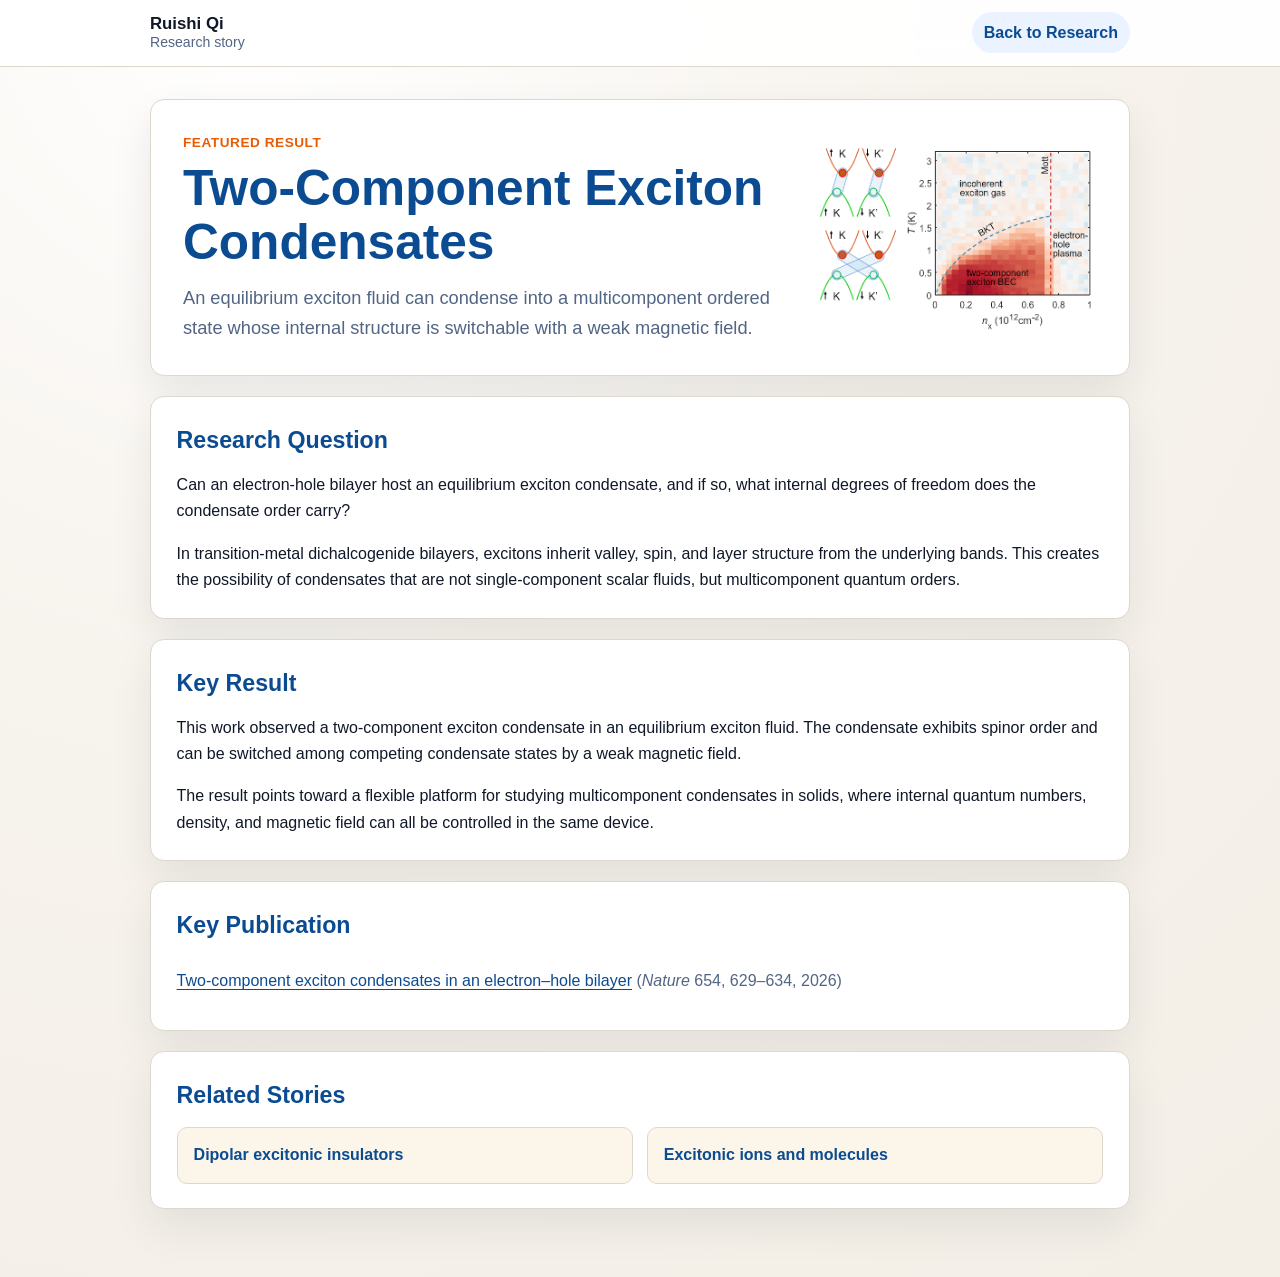
<file: research/condensate.html>
<!DOCTYPE html>
<html lang="en">
<head>
  <meta charset="UTF-8" />
  <meta name="viewport" content="width=device-width, initial-scale=1.0" />
  <meta name="format-detection" content="telephone=no" />
  <title>Two-Component Exciton Condensates | Ruishi Qi</title>
  <link rel="stylesheet" href="research-detail.css" />
</head>
<body>
<header>
  <div class="container nav">
    <div class="brand">
      <strong>Ruishi Qi</strong>
      <span>Research story</span>
    </div>
    <a class="back-link" href="../index.html#research">Back to Research</a>
  </div>
</header>

<main class="container">
  <section class="hero">
    <div>
      <p class="hero-eyebrow">Featured result</p>
      <h1>Two-Component Exciton Condensates</h1>
      <p class="lede">An equilibrium exciton fluid can condense into a multicomponent ordered state whose internal structure is switchable with a weak magnetic field.</p>
    </div>
    <img src="../images/condensate.png" alt="Phase diagram and valley structure for a two-component exciton condensate" />
  </section>

  <section class="card">
    <h2>Research Question</h2>
    <p>Can an electron-hole bilayer host an equilibrium exciton condensate, and if so, what internal degrees of freedom does the condensate order carry?</p>
    <p>In transition-metal dichalcogenide bilayers, excitons inherit valley, spin, and layer structure from the underlying bands. This creates the possibility of condensates that are not single-component scalar fluids, but multicomponent quantum orders.</p>
  </section>

  <section class="card">
    <h2>Key Result</h2>
    <p>This work observed a two-component exciton condensate in an equilibrium exciton fluid. The condensate exhibits spinor order and can be switched among competing condensate states by a weak magnetic field.</p>
    <p>The result points toward a flexible platform for studying multicomponent condensates in solids, where internal quantum numbers, density, and magnetic field can all be controlled in the same device.</p>
  </section>

  <section class="card">
    <h2>Key Publication</h2>
    <ul class="link-list">
      <li><a href="https://www.nature.com/articles/s41586-026-10636-y" target="_blank">Two-component exciton condensates in an electron–hole bilayer</a> <span class="journal">(<em>Nature</em> 654, 629–634, 2026)</span></li>
    </ul>
  </section>

  <section class="card">
    <h2>Related Stories</h2>
    <div class="next-grid">
      <a class="next-card" href="excitonic-insulator.html">Dipolar excitonic insulators</a>
      <a class="next-card" href="trions-biexcitons.html">Excitonic ions and molecules</a>
    </div>
  </section>
</main>
</body>
</html>
</file>
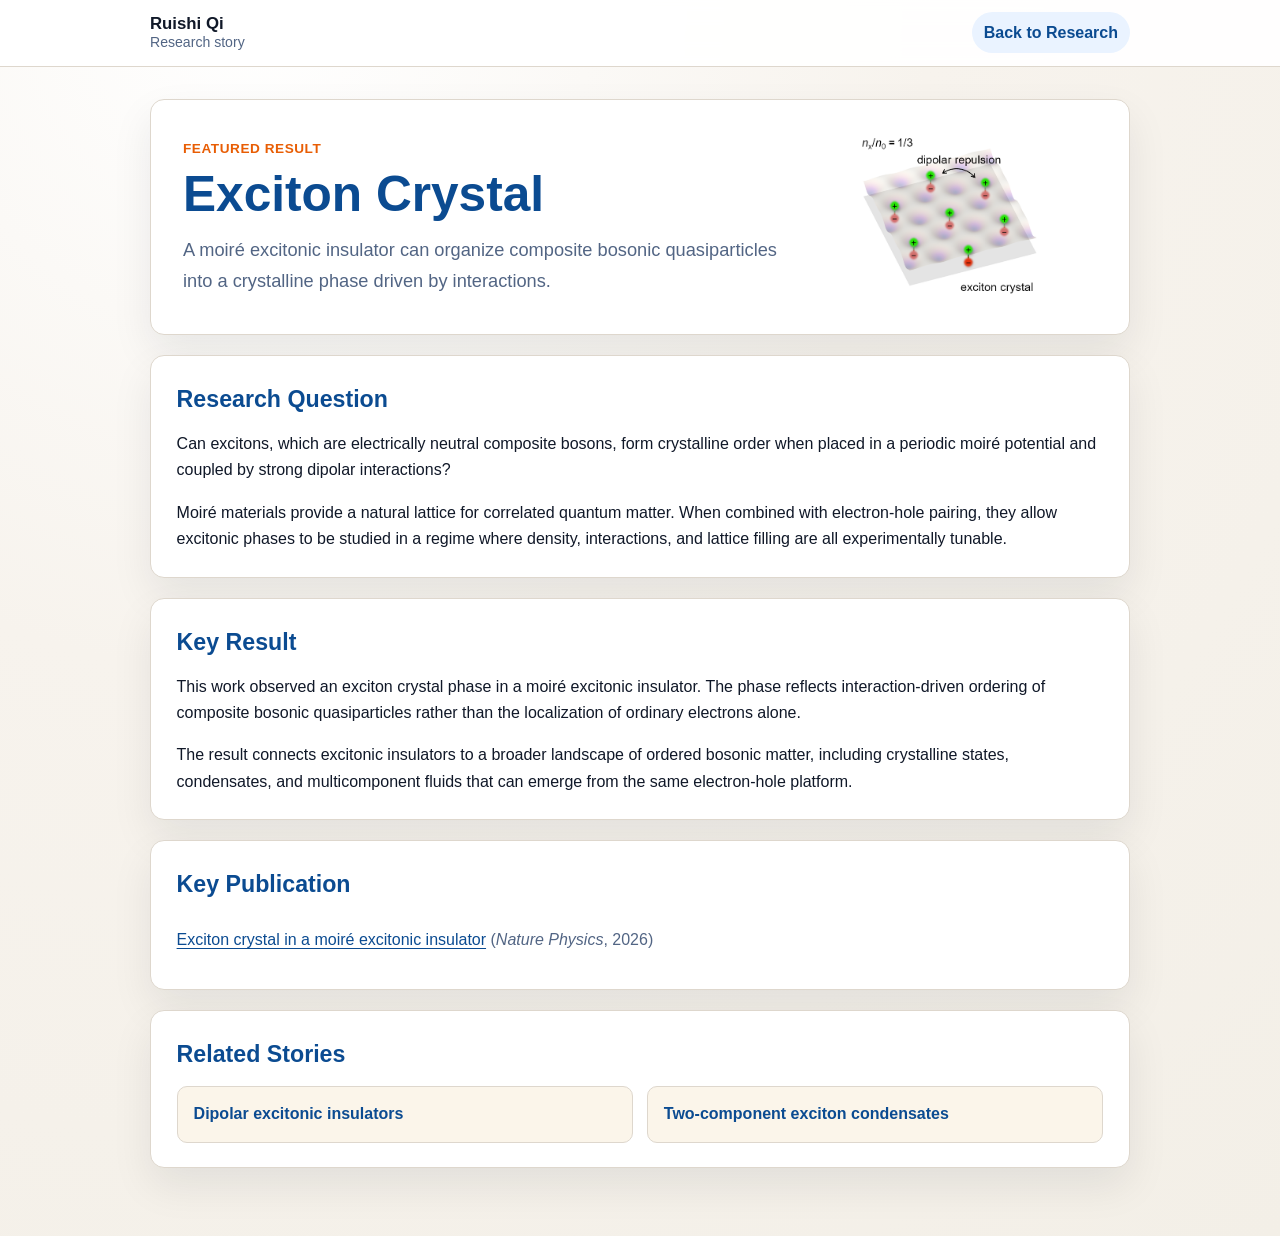
<file: research/exciton-crystal.html>
<!DOCTYPE html>
<html lang="en">
<head>
  <meta charset="UTF-8" />
  <meta name="viewport" content="width=device-width, initial-scale=1.0" />
  <meta name="format-detection" content="telephone=no" />
  <title>Exciton Crystal | Ruishi Qi</title>
  <link rel="stylesheet" href="research-detail.css" />
</head>
<body>
<header>
  <div class="container nav">
    <div class="brand">
      <strong>Ruishi Qi</strong>
      <span>Research story</span>
    </div>
    <a class="back-link" href="../index.html#research">Back to Research</a>
  </div>
</header>

<main class="container">
  <section class="hero">
    <div>
      <p class="hero-eyebrow">Featured result</p>
      <h1>Exciton Crystal</h1>
      <p class="lede">A moiré excitonic insulator can organize composite bosonic quasiparticles into a crystalline phase driven by interactions.</p>
    </div>
    <img src="../images/crystal.png" alt="Schematic of an exciton crystal in a moiré excitonic insulator" />
  </section>

  <section class="card">
    <h2>Research Question</h2>
    <p>Can excitons, which are electrically neutral composite bosons, form crystalline order when placed in a periodic moiré potential and coupled by strong dipolar interactions?</p>
    <p>Moiré materials provide a natural lattice for correlated quantum matter. When combined with electron-hole pairing, they allow excitonic phases to be studied in a regime where density, interactions, and lattice filling are all experimentally tunable.</p>
  </section>

  <section class="card">
    <h2>Key Result</h2>
    <p>This work observed an exciton crystal phase in a moiré excitonic insulator. The phase reflects interaction-driven ordering of composite bosonic quasiparticles rather than the localization of ordinary electrons alone.</p>
    <p>The result connects excitonic insulators to a broader landscape of ordered bosonic matter, including crystalline states, condensates, and multicomponent fluids that can emerge from the same electron-hole platform.</p>
  </section>

  <section class="card">
    <h2>Key Publication</h2>
    <ul class="link-list">
      <li><a href="https://www.nature.com/articles/s41567-026-03184-9" target="_blank">Exciton crystal in a moiré excitonic insulator</a> <span class="journal">(<em>Nature Physics</em>, 2026)</span></li>
    </ul>
  </section>

  <section class="card">
    <h2>Related Stories</h2>
    <div class="next-grid">
      <a class="next-card" href="excitonic-insulator.html">Dipolar excitonic insulators</a>
      <a class="next-card" href="condensate.html">Two-component exciton condensates</a>
    </div>
  </section>
</main>
</body>
</html>
</file>
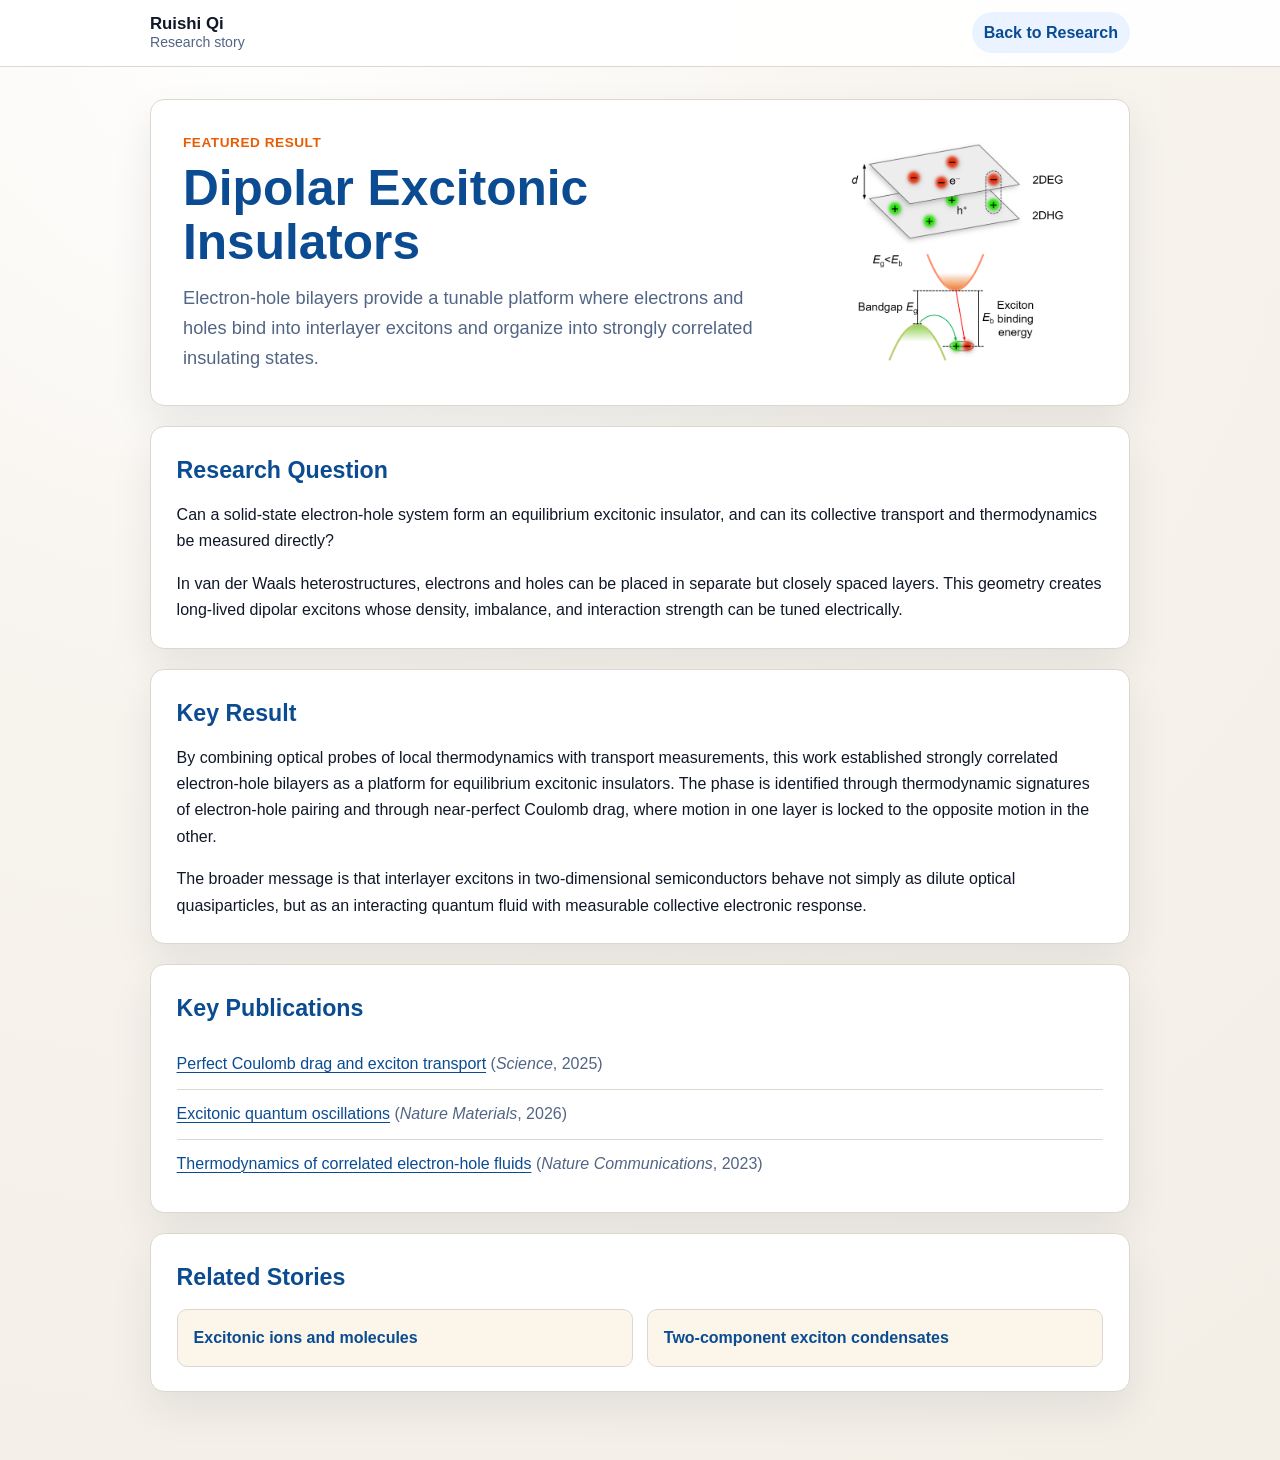
<file: research/excitonic-insulator.html>
<!DOCTYPE html>
<html lang="en">
<head>
  <meta charset="UTF-8" />
  <meta name="viewport" content="width=device-width, initial-scale=1.0" />
  <meta name="format-detection" content="telephone=no" />
  <title>Dipolar Excitonic Insulators | Ruishi Qi</title>
  <link rel="stylesheet" href="research-detail.css" />
</head>
<body>
<header>
  <div class="container nav">
    <div class="brand">
      <strong>Ruishi Qi</strong>
      <span>Research story</span>
    </div>
    <a class="back-link" href="../index.html#research">Back to Research</a>
  </div>
</header>

<main class="container">
  <section class="hero">
    <div>
      <p class="hero-eyebrow">Featured result</p>
      <h1>Dipolar Excitonic Insulators</h1>
      <p class="lede">Electron-hole bilayers provide a tunable platform where electrons and holes bind into interlayer excitons and organize into strongly correlated insulating states.</p>
    </div>
    <img src="../images/ei.png" alt="Schematic of a dipolar excitonic insulator in an electron-hole bilayer" />
  </section>

  <section class="card">
    <h2>Research Question</h2>
    <p>Can a solid-state electron-hole system form an equilibrium excitonic insulator, and can its collective transport and thermodynamics be measured directly?</p>
    <p>In van der Waals heterostructures, electrons and holes can be placed in separate but closely spaced layers. This geometry creates long-lived dipolar excitons whose density, imbalance, and interaction strength can be tuned electrically.</p>
  </section>

  <section class="card">
    <h2>Key Result</h2>
    <p>By combining optical probes of local thermodynamics with transport measurements, this work established strongly correlated electron-hole bilayers as a platform for equilibrium excitonic insulators. The phase is identified through thermodynamic signatures of electron-hole pairing and through near-perfect Coulomb drag, where motion in one layer is locked to the opposite motion in the other.</p>
    <p>The broader message is that interlayer excitons in two-dimensional semiconductors behave not simply as dilute optical quasiparticles, but as an interacting quantum fluid with measurable collective electronic response.</p>
  </section>

  <section class="card">
    <h2>Key Publications</h2>
    <ul class="link-list">
      <li><a href="https://www.science.org/doi/10.1126/science.adl1839" target="_blank">Perfect Coulomb drag and exciton transport</a> <span class="journal">(<em>Science</em>, 2025)</span></li>
      <li><a href="https://www.nature.com/articles/s41563-025-02316-5" target="_blank">Excitonic quantum oscillations</a> <span class="journal">(<em>Nature Materials</em>, 2026)</span></li>
      <li><a href="https://www.nature.com/articles/s41467-023-43799-7" target="_blank">Thermodynamics of correlated electron-hole fluids</a> <span class="journal">(<em>Nature Communications</em>, 2023)</span></li>
    </ul>
  </section>

  <section class="card">
    <h2>Related Stories</h2>
    <div class="next-grid">
      <a class="next-card" href="trions-biexcitons.html">Excitonic ions and molecules</a>
      <a class="next-card" href="condensate.html">Two-component exciton condensates</a>
    </div>
  </section>
</main>
</body>
</html>
</file>
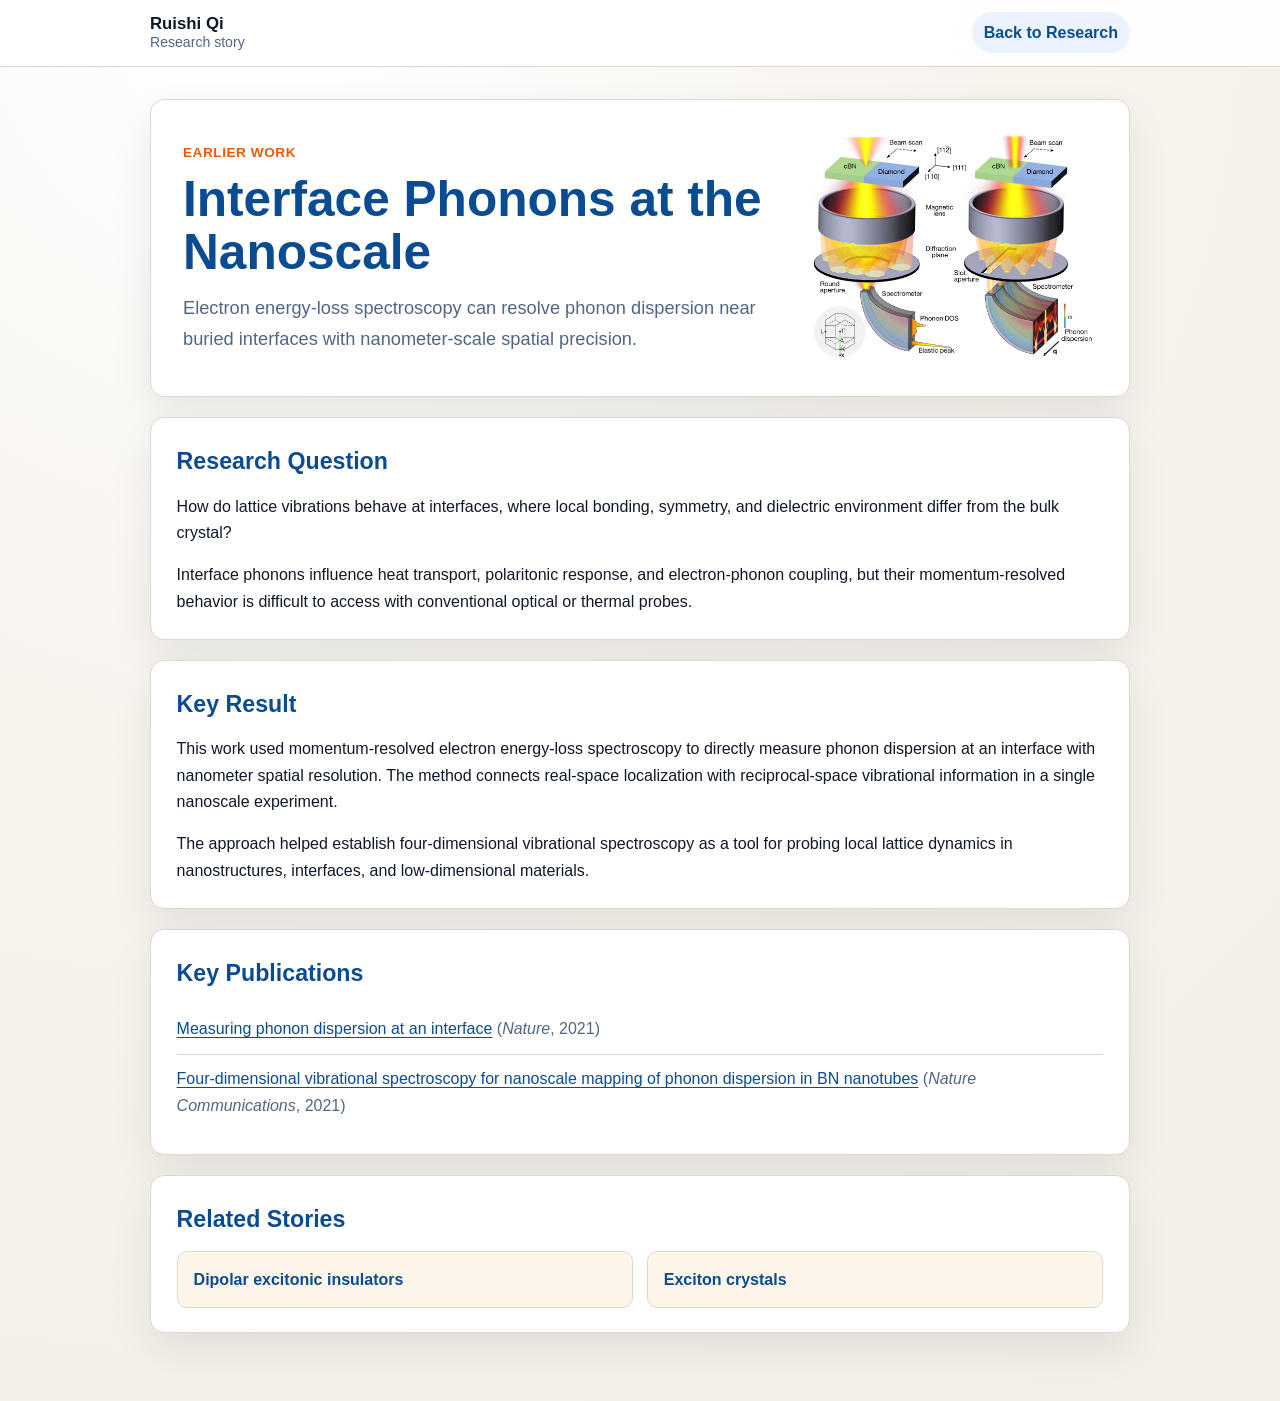
<file: research/interface-phonons.html>
<!DOCTYPE html>
<html lang="en">
<head>
  <meta charset="UTF-8" />
  <meta name="viewport" content="width=device-width, initial-scale=1.0" />
  <meta name="format-detection" content="telephone=no" />
  <title>Interface Phonons | Ruishi Qi</title>
  <link rel="stylesheet" href="research-detail.css" />
</head>
<body>
<header>
  <div class="container nav">
    <div class="brand">
      <strong>Ruishi Qi</strong>
      <span>Research story</span>
    </div>
    <a class="back-link" href="../index.html#research">Back to Research</a>
  </div>
</header>

<main class="container">
  <section class="hero">
    <div>
      <p class="hero-eyebrow">Earlier work</p>
      <h1>Interface Phonons at the Nanoscale</h1>
      <p class="lede">Electron energy-loss spectroscopy can resolve phonon dispersion near buried interfaces with nanometer-scale spatial precision.</p>
    </div>
    <img src="../images/phonon.png" alt="Electron energy-loss spectroscopy measurement of interface phonons" />
  </section>

  <section class="card">
    <h2>Research Question</h2>
    <p>How do lattice vibrations behave at interfaces, where local bonding, symmetry, and dielectric environment differ from the bulk crystal?</p>
    <p>Interface phonons influence heat transport, polaritonic response, and electron-phonon coupling, but their momentum-resolved behavior is difficult to access with conventional optical or thermal probes.</p>
  </section>

  <section class="card">
    <h2>Key Result</h2>
    <p>This work used momentum-resolved electron energy-loss spectroscopy to directly measure phonon dispersion at an interface with nanometer spatial resolution. The method connects real-space localization with reciprocal-space vibrational information in a single nanoscale experiment.</p>
    <p>The approach helped establish four-dimensional vibrational spectroscopy as a tool for probing local lattice dynamics in nanostructures, interfaces, and low-dimensional materials.</p>
  </section>

  <section class="card">
    <h2>Key Publications</h2>
    <ul class="link-list">
      <li><a href="https://doi.org/10.1038/s41586-021-03971-9" target="_blank">Measuring phonon dispersion at an interface</a> <span class="journal">(<em>Nature</em>, 2021)</span></li>
      <li><a href="https://doi.org/10.1038/s41467-021-21452-5" target="_blank">Four-dimensional vibrational spectroscopy for nanoscale mapping of phonon dispersion in BN nanotubes</a> <span class="journal">(<em>Nature Communications</em>, 2021)</span></li>
    </ul>
  </section>

  <section class="card">
    <h2>Related Stories</h2>
    <div class="next-grid">
      <a class="next-card" href="excitonic-insulator.html">Dipolar excitonic insulators</a>
      <a class="next-card" href="exciton-crystal.html">Exciton crystals</a>
    </div>
  </section>
</main>
</body>
</html>
</file>
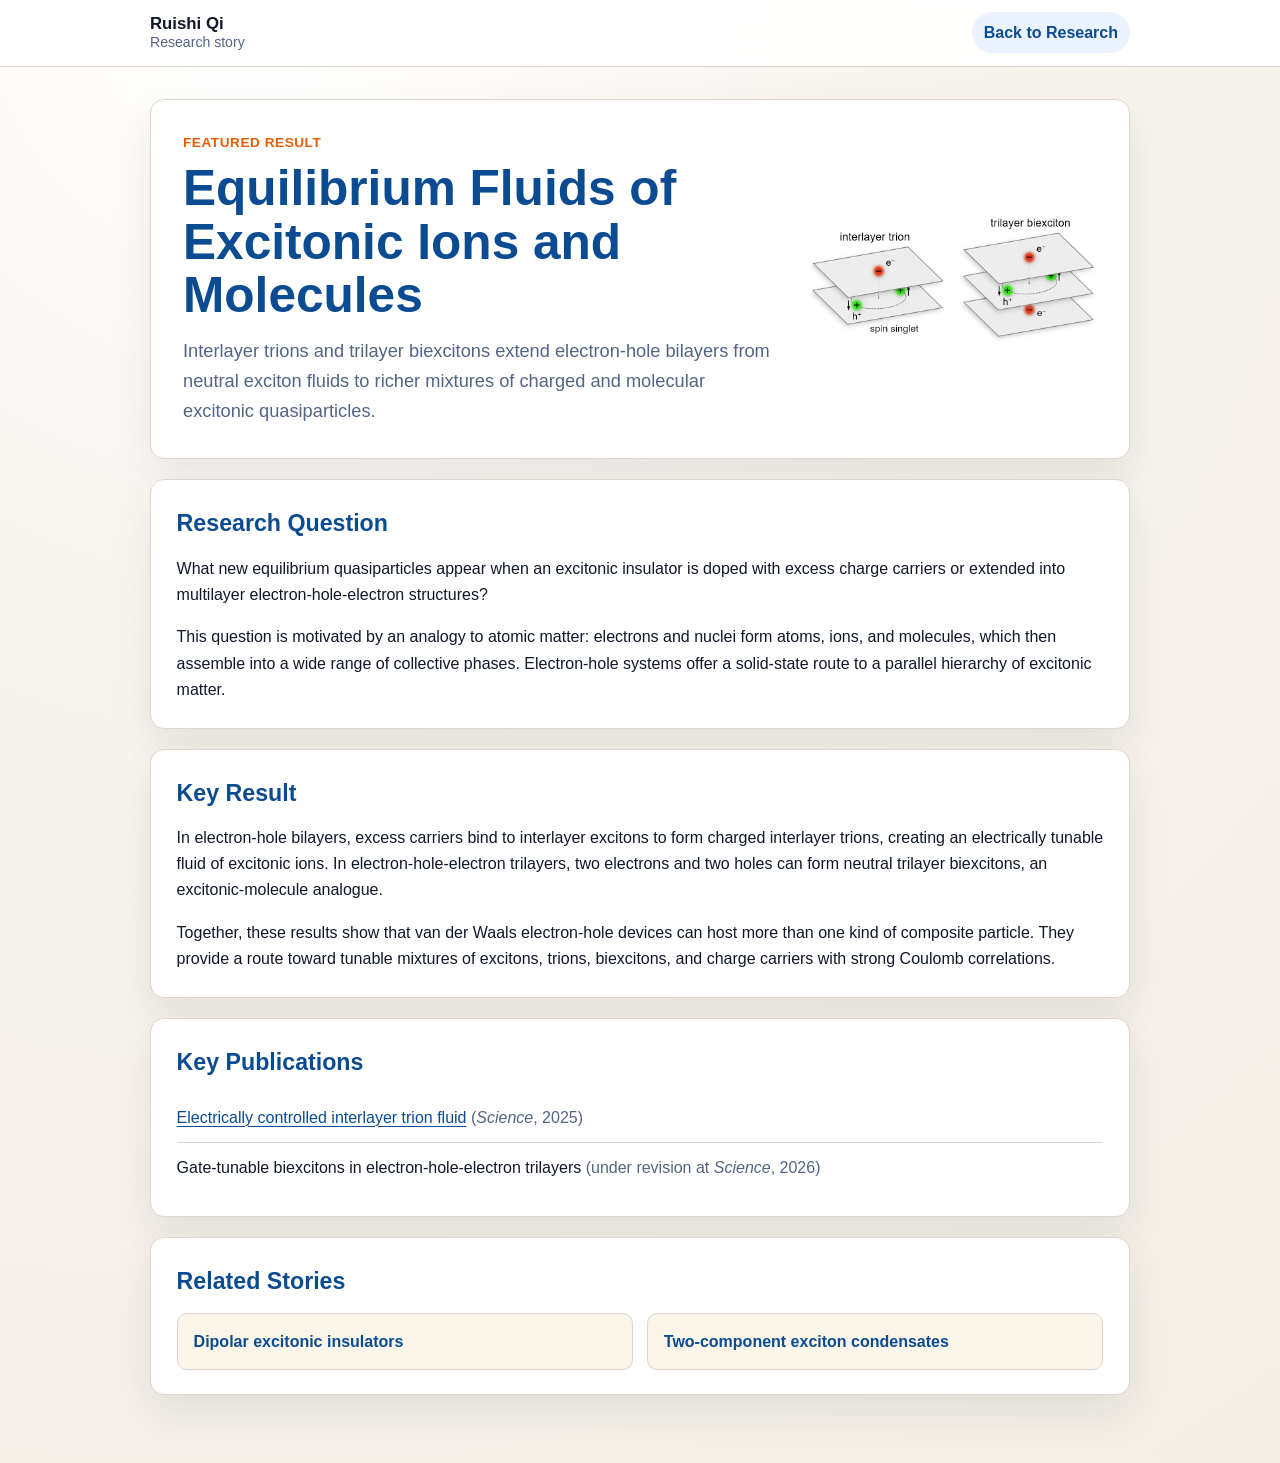
<file: research/trions-biexcitons.html>
<!DOCTYPE html>
<html lang="en">
<head>
  <meta charset="UTF-8" />
  <meta name="viewport" content="width=device-width, initial-scale=1.0" />
  <meta name="format-detection" content="telephone=no" />
  <title>Excitonic Ions and Molecules | Ruishi Qi</title>
  <link rel="stylesheet" href="research-detail.css" />
</head>
<body>
<header>
  <div class="container nav">
    <div class="brand">
      <strong>Ruishi Qi</strong>
      <span>Research story</span>
    </div>
    <a class="back-link" href="../index.html#research">Back to Research</a>
  </div>
</header>

<main class="container">
  <section class="hero">
    <div>
      <p class="hero-eyebrow">Featured result</p>
      <h1>Equilibrium Fluids of Excitonic Ions and Molecules</h1>
      <p class="lede">Interlayer trions and trilayer biexcitons extend electron-hole bilayers from neutral exciton fluids to richer mixtures of charged and molecular excitonic quasiparticles.</p>
    </div>
    <img src="../images/trion.png" alt="Schematics of interlayer trions and trilayer biexcitons" />
  </section>

  <section class="card">
    <h2>Research Question</h2>
    <p>What new equilibrium quasiparticles appear when an excitonic insulator is doped with excess charge carriers or extended into multilayer electron-hole-electron structures?</p>
    <p>This question is motivated by an analogy to atomic matter: electrons and nuclei form atoms, ions, and molecules, which then assemble into a wide range of collective phases. Electron-hole systems offer a solid-state route to a parallel hierarchy of excitonic matter.</p>
  </section>

  <section class="card">
    <h2>Key Result</h2>
    <p>In electron-hole bilayers, excess carriers bind to interlayer excitons to form charged interlayer trions, creating an electrically tunable fluid of excitonic ions. In electron-hole-electron trilayers, two electrons and two holes can form neutral trilayer biexcitons, an excitonic-molecule analogue.</p>
    <p>Together, these results show that van der Waals electron-hole devices can host more than one kind of composite particle. They provide a route toward tunable mixtures of excitons, trions, biexcitons, and charge carriers with strong Coulomb correlations.</p>
  </section>

  <section class="card">
    <h2>Key Publications</h2>
    <ul class="link-list">
      <li><a href="https://www.science.org/doi/10.1126/science.adn4584" target="_blank">Electrically controlled interlayer trion fluid</a> <span class="journal">(<em>Science</em>, 2025)</span></li>
      <li>Gate-tunable biexcitons in electron-hole-electron trilayers <span class="journal">(under revision at <em>Science</em>, 2026)</span></li>
    </ul>
  </section>

  <section class="card">
    <h2>Related Stories</h2>
    <div class="next-grid">
      <a class="next-card" href="excitonic-insulator.html">Dipolar excitonic insulators</a>
      <a class="next-card" href="condensate.html">Two-component exciton condensates</a>
    </div>
  </section>
</main>
</body>
</html>
</file>
<file: research/research-detail.css>
:root {
  --accent: #0b4b91;
  --accent-soft: #eaf3ff;
  --accent-secondary: #e85d04;
  --ink: #101828;
  --muted: #526584;
  --line: #ded7cd;
  --bg: #f7f3ed;
  --surface: #ffffff;
  --surface-warm: #fbf5ea;
  --radius: 14px;
  --shadow: 0 18px 42px rgba(16, 24, 40, 0.08);
  --maxw: 980px;
}

* { box-sizing: border-box; }

body {
  margin: 0;
  color: var(--ink);
  background: radial-gradient(circle at 20% 0%, #fff 0, var(--bg) 42%, #f3efe7 100%);
  font-family: "Inter", "Segoe UI", Arial, sans-serif;
  line-height: 1.65;
}

a {
  color: var(--accent);
  text-decoration-thickness: 1px;
  text-underline-offset: 0.18em;
}

a:hover { color: var(--accent-secondary); }

.container {
  width: min(100% - 2rem, var(--maxw));
  margin: 0 auto;
}

header {
  position: sticky;
  top: 0;
  z-index: 10;
  background: rgba(255, 255, 255, 0.92);
  border-bottom: 1px solid var(--line);
  backdrop-filter: blur(14px);
}

.nav {
  display: flex;
  align-items: center;
  justify-content: space-between;
  gap: 1rem;
  min-height: 4.1rem;
}

.brand {
  display: grid;
  line-height: 1.25;
}

.brand strong {
  font-size: 1.05rem;
}

.brand span {
  color: var(--muted);
  font-size: 0.88rem;
}

.back-link {
  display: inline-flex;
  align-items: center;
  border-radius: 999px;
  padding: 0.45rem 0.75rem;
  background: var(--accent-soft);
  color: var(--accent);
  font-weight: 650;
  text-decoration: none;
  white-space: nowrap;
}

main {
  padding: 2rem 0 3rem;
}

.hero {
  display: grid;
  grid-template-columns: minmax(0, 1fr) 18rem;
  gap: 2rem;
  align-items: center;
  padding: 2rem;
  margin-bottom: 1.25rem;
  background: var(--surface);
  border: 1px solid var(--line);
  border-radius: var(--radius);
  box-shadow: var(--shadow);
}

.hero-eyebrow {
  margin: 0 0 0.5rem;
  color: var(--accent-secondary);
  font-size: 0.85rem;
  font-weight: 750;
  text-transform: uppercase;
  letter-spacing: 0.04em;
}

h1 {
  margin: 0 0 0.85rem;
  color: var(--accent);
  font-size: clamp(2rem, 4vw, 3.1rem);
  line-height: 1.08;
  letter-spacing: 0;
}

.lede {
  margin: 0;
  color: var(--muted);
  font-size: 1.14rem;
  line-height: 1.65;
}

.hero img {
  width: 100%;
  display: block;
  border-radius: 10px;
}

.card {
  padding: 1.5rem 1.6rem;
  margin-bottom: 1.25rem;
  background: var(--surface);
  border: 1px solid var(--line);
  border-radius: var(--radius);
  box-shadow: var(--shadow);
}

h2 {
  margin: 0 0 0.8rem;
  color: var(--accent);
  font-size: 1.45rem;
  font-weight: 600;
}

p {
  margin: 0 0 1rem;
}

p:last-child { margin-bottom: 0; }

.link-list {
  list-style: none;
  padding: 0;
  margin: 0;
}

.link-list li {
  padding: 0.7rem 0;
  border-top: 1px solid var(--line);
}

.link-list li:first-child { border-top: none; }

.journal {
  color: var(--muted);
}

.next-grid {
  display: grid;
  grid-template-columns: repeat(2, minmax(0, 1fr));
  gap: 0.85rem;
}

.next-card {
  display: block;
  padding: 0.9rem 1rem;
  border: 1px solid var(--line);
  border-radius: 10px;
  background: var(--surface-warm);
  color: var(--accent);
  font-weight: 650;
  text-decoration: none;
}

@media (max-width: 720px) {
  .nav {
    align-items: flex-start;
    flex-direction: column;
    padding: 0.75rem 0;
  }

  .hero {
    grid-template-columns: 1fr;
    padding: 1.3rem;
  }

  .hero img {
    max-width: 19rem;
    margin: 0 auto;
  }

  .next-grid {
    grid-template-columns: 1fr;
  }
}
</file>
